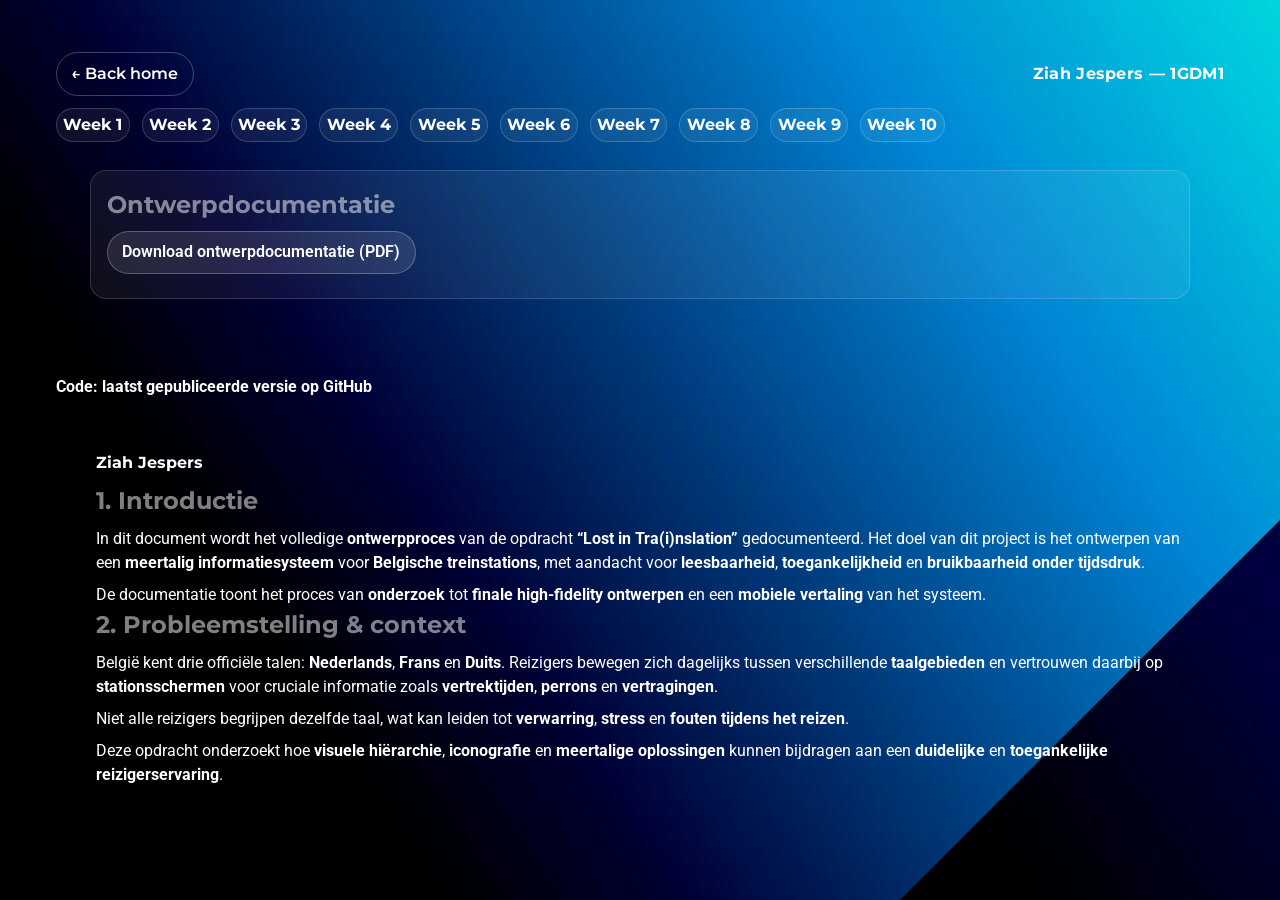
<file: BP_HTML_09TWND-main_FINAL/BP_HTML_09TWND-main/index.html>
<!DOCTYPE html>

<html lang="en">
<head>
<meta charset="utf-8"/>
<meta content="width=device-width, initial-scale=1.0" name="viewport"/>
<title>Tailwind Fonts Overview</title>
<link href="./dist/output.css" rel="stylesheet"/>
<link href="assets/styles.css" rel="stylesheet"/>
<link href="assets/flexboxes.css" rel="stylesheet"/>
<link href="assets/nav.css" rel="stylesheet"/>
<link href="assets/typography.css" rel="stylesheet"/>
</head>
<body class="bg-gray-100 min-h-screen p-10"><header class="site-header">
<div class="site-header__top">
<a class="btn btn--ghost back-home" href="index.html">← Back home</a>
<div class="site-id">Ziah Jespers — 1GDM1</div>
<button aria-controls="weekNav" aria-expanded="false" aria-label="Open weekmenu" class="hamburger" type="button">☰</button></div>
<nav aria-label="Navigatie weekverslagen" class="week-nav" id="weekNav">
<a href="week1.html">Week 1</a><a href="week2.html">Week 2</a><a href="week3.html">Week 3</a><a href="week4.html">Week 4</a><a href="week5.html">Week 5</a><a href="week6.html">Week 6</a><a href="week7.html">Week 7</a><a href="week8.html">Week 8</a><a href="week9.html">Week 9</a><a href="week10.html">Week 10</a>
</nav>
</header><section class="download-docs" id="download-docs">
<h2>Ontwerpdocumentatie</h2>
<p>
<a class="btn" download="" href="assets/ontwerpdocumentatie.pdf">Download ontwerpdocumentatie (PDF)</a>
</p>
<p class="hint">
   
  </p>
</section>
<div class="max-w-xl mx-auto">
<h1 class="text-xl font-bold text-blue-600 mb-4">
      
    </h1>
<p class="text-gray-700">
      
    </p>
</div>
<footer class="site-footer">
<p>
<strong>Code:</strong>
<a href="https://github.com/ZiahJespers/Project.git" rel="noopener" target="_blank">laatst gepubliceerde versie op GitHub</a>
</p>
<!-- VERVANG de href hierboven door je echte GitHub (repo of GitHub Pages) link -->
</footer><script>(function(){
  const btn = document.querySelector('.hamburger');
  const nav = document.getElementById('weekNav');
  if(!btn || !nav) return;
  function setExpanded(v){ btn.setAttribute('aria-expanded', v ? 'true' : 'false'); }
  btn.addEventListener('click', function(){
    nav.classList.toggle('open');
    setExpanded(nav.classList.contains('open'));
  });
  // close menu when clicking a link (mobile)
  nav.addEventListener('click', function(e){
    if(e.target && e.target.tagName === 'A' && nav.classList.contains('open')){
      nav.classList.remove('open');
      setExpanded(false);
    }
  });
})();</script></body>
</html>
<html lang="en">
<head>
<meta charset="utf-8"/>
<meta content="width=device-width, initial-scale=1.0" name="viewport"/>
<title>HTML &amp; CSS</title>
<!-- Link to your CSS file -->
<link href="assets/styles.css" rel="stylesheet"/>
<link href="assets/flexboxes.css" rel="stylesheet"/>
<link href="assets/nav.css" rel="stylesheet"/>
<link href="assets/typography.css" rel="stylesheet"/>
</head>
<body>
<div class="container">
<div class="title">
            Ziah Jespers
        </div>
<div>

</div>
<page>
<h1></h1>
<h2></h2>
<p>
                <section id="introductie">
  <h2>1. Introductie</h2>
  <p>
    In dit document wordt het volledige <strong>ontwerpproces</strong> van de opdracht
    <strong>“Lost in Tra(i)nslation”</strong> gedocumenteerd.
    Het doel van dit project is het ontwerpen van een
    <strong>meertalig informatiesysteem</strong> voor
    <strong>Belgische treinstations</strong>, met aandacht voor
    <strong>leesbaarheid</strong>, <strong>toegankelijkheid</strong> en
    <strong>bruikbaarheid onder tijdsdruk</strong>.
  </p>
  <p>
    De documentatie toont het proces van <strong>onderzoek</strong> tot
    <strong>finale high-fidelity ontwerpen</strong> en een
    <strong>mobiele vertaling</strong> van het systeem.
  </p>
</section>

<section id="probleemstelling-context">
  <h2>2. Probleemstelling &amp; context</h2>
  <p>
    België kent drie officiële talen: <strong>Nederlands</strong>,
    <strong>Frans</strong> en <strong>Duits</strong>.
    Reizigers bewegen zich dagelijks tussen verschillende
    <strong>taalgebieden</strong> en vertrouwen daarbij op
    <strong>stationsschermen</strong> voor cruciale informatie zoals
    <strong>vertrektijden</strong>, <strong>perrons</strong> en
    <strong>vertragingen</strong>.
  </p>
  <p>
    Niet alle reizigers begrijpen dezelfde taal, wat kan leiden tot
    <strong>verwarring</strong>, <strong>stress</strong> en
    <strong>fouten tijdens het reizen</strong>.
  </p>
  <p>
    Deze opdracht onderzoekt hoe <strong>visuele hiërarchie</strong>,
    <strong>iconografie</strong> en <strong>meertalige oplossingen</strong>
    kunnen bijdragen aan een <strong>duidelijke</strong> en
    <strong>toegankelijke reizigerservaring</strong>.
  </p>
</section>

            </p>
<!-- Flex container with 2 columns -->
<div class="two-columns">
<div class="column">
<p>
                       
                    </p>
</div>
<div class="column">
<p>
                       
                    </p>
</div>
</div>
</page>
</div>
</body>
</html>
</file>
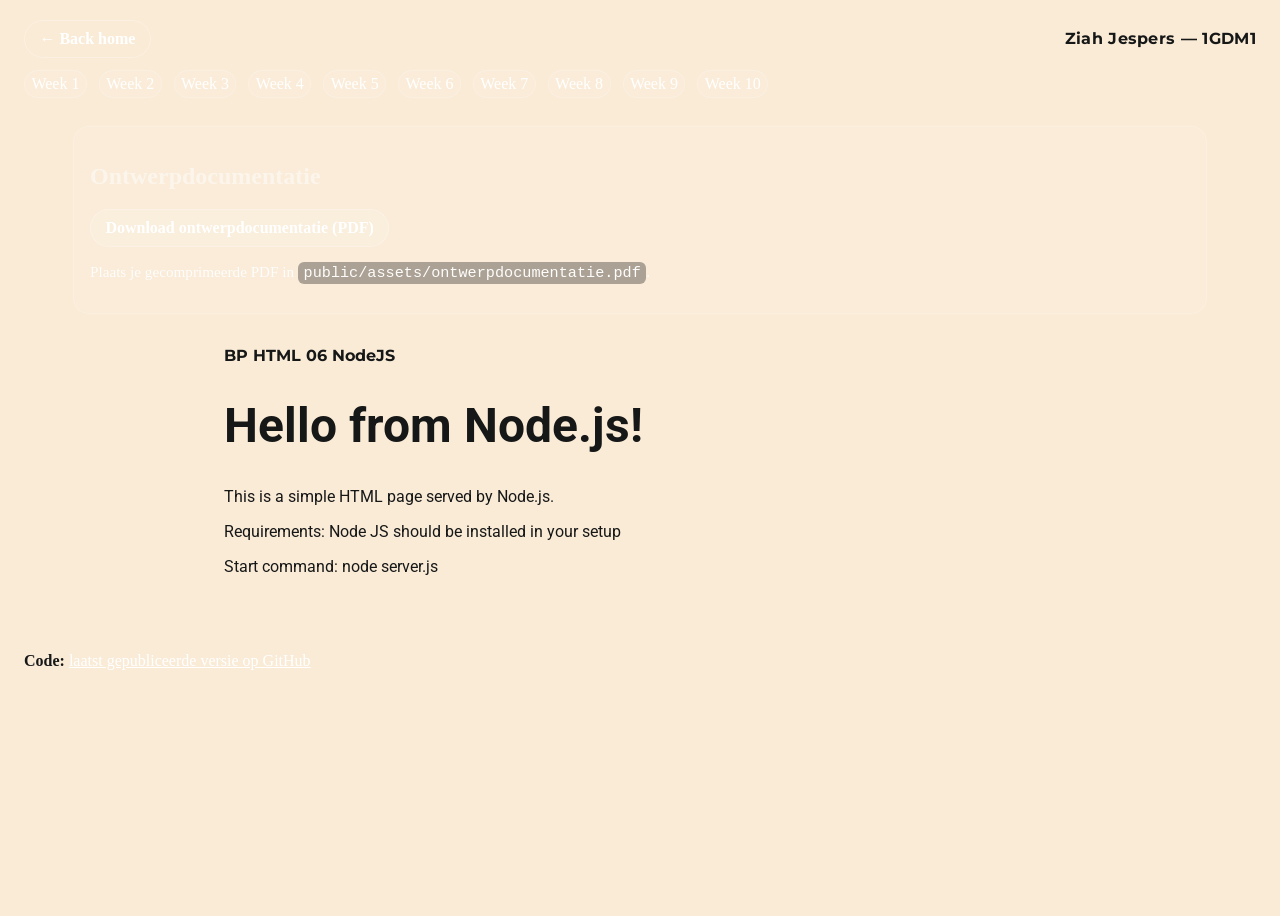
<file: BP_HTML_09TWND-main_FINAL/BP_HTML_09TWND-main/public/index.html>
<!DOCTYPE html>

<html lang="en">
<head>
<meta charset="utf-8"/>
<meta content="width=device-width, initial-scale=1.0" name="viewport"/>
<title>Homepage - Page 1</title>
<!-- Link to your CSS file -->
<link href="assets/styles.css" rel="stylesheet"/>
<link href="assets/flexboxes.css" rel="stylesheet"/>
<link href="assets/nav.css" rel="stylesheet"/>
<link href="assets/typography.css" rel="stylesheet"/>
</head>
<body><header class="site-header">
<div class="site-header__top">
<a class="btn btn--ghost back-home" href="../index.html">← Back home</a>
<div class="site-id">Ziah Jespers — 1GDM1</div>
<button aria-controls="weekNav" aria-expanded="false" aria-label="Open weekmenu" class="hamburger" type="button">☰</button></div>
<nav aria-label="Navigatie weekverslagen" class="week-nav" id="weekNav">
<a href="../week1.html">Week 1</a><a href="../week2.html">Week 2</a><a href="../week3.html">Week 3</a><a href="../week4.html">Week 4</a><a href="../week5.html">Week 5</a><a href="../week6.html">Week 6</a><a href="../week7.html">Week 7</a><a href="../week8.html">Week 8</a><a href="../week9.html">Week 9</a><a href="../week10.html">Week 10</a>
</nav>
</header><section class="download-docs" id="download-docs">
<h2>Ontwerpdocumentatie</h2>
<p>
<a class="btn" download="" href="../assets/ontwerpdocumentatie.pdf">Download ontwerpdocumentatie (PDF)</a>
</p>
<p class="hint">
    Plaats je gecomprimeerde PDF in <code>public/assets/ontwerpdocumentatie.pdf</code>.
  </p>
</section>
<div class="container">
<div class="title">
            BP HTML 06 NodeJS
        </div>
<div>

</div>
<page>
<h1>Hello from Node.js!</h1>
<p>This is a simple HTML page served by Node.js.</p>
<p> Requirements:
                Node JS should be installed in your setup
            </p>
<p>
                Start command:
                node server.js
            </p>
</page>
</div>
<footer class="site-footer">
<p>
<strong>Code:</strong>
<a href="https://github.com/ZiahJespers/Project.git" rel="noopener" target="_blank">laatst gepubliceerde versie op GitHub</a>
</p>
<!-- VERVANG de href hierboven door je echte GitHub (repo of GitHub Pages) link -->
</footer><script>(function(){
  const btn = document.querySelector('.hamburger');
  const nav = document.getElementById('weekNav');
  if(!btn || !nav) return;
  function setExpanded(v){ btn.setAttribute('aria-expanded', v ? 'true' : 'false'); }
  btn.addEventListener('click', function(){
    nav.classList.toggle('open');
    setExpanded(nav.classList.contains('open'));
  });
  // close menu when clicking a link (mobile)
  nav.addEventListener('click', function(e){
    if(e.target && e.target.tagName === 'A' && nav.classList.contains('open')){
      nav.classList.remove('open');
      setExpanded(false);
    }
  });
})();</script></body>
</html>
</file>
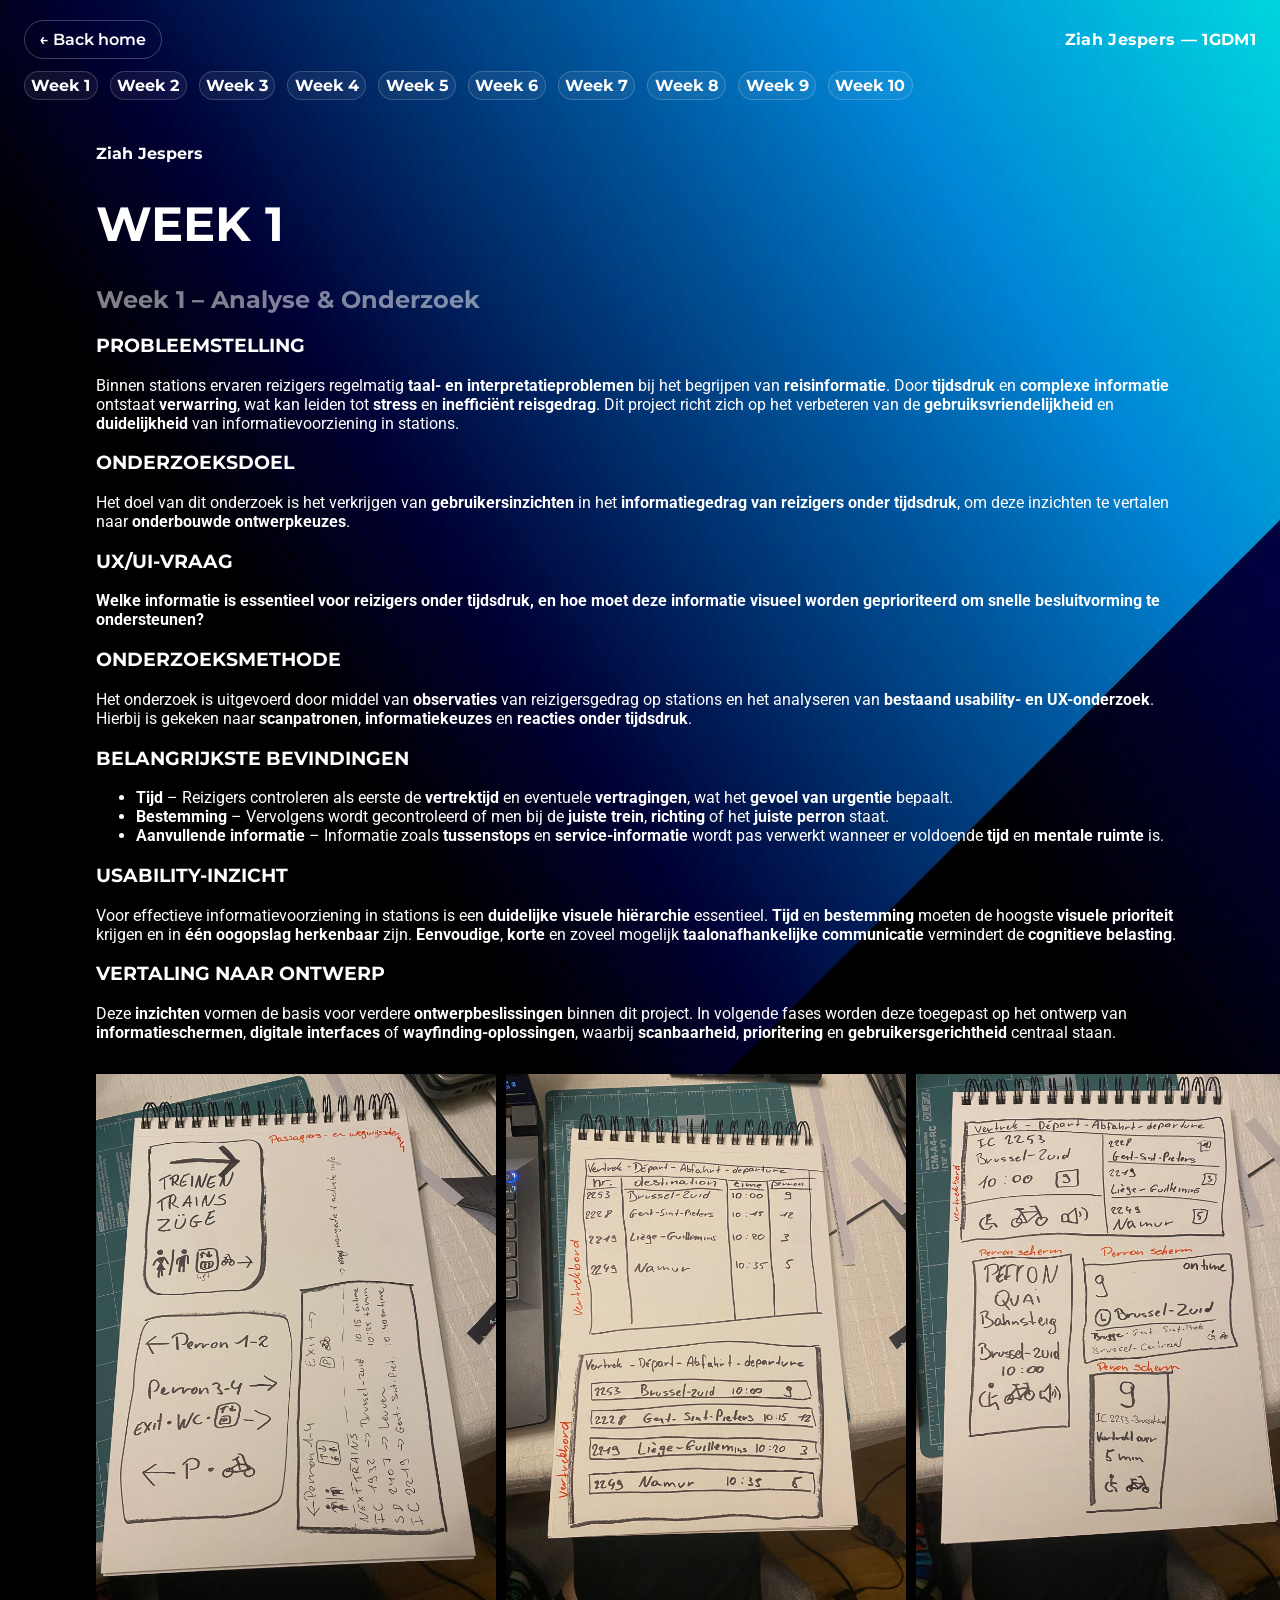
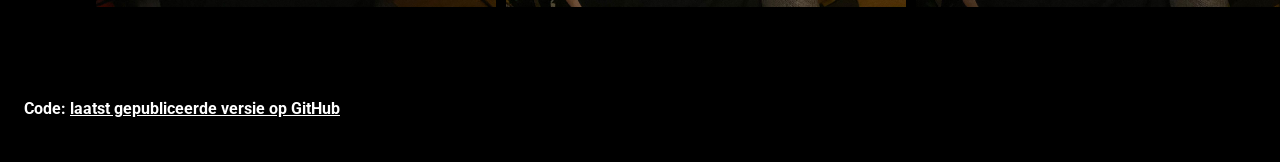
<file: BP_HTML_09TWND-main_FINAL/BP_HTML_09TWND-main/week1.html>
<!DOCTYPE html>

<html lang="en">
<head>
<meta charset="utf-8"/>
<meta content="width=device-width, initial-scale=1.0" name="viewport"/>
<title>HTML &amp; CSS</title>
<!-- Link to your CSS file -->
<link href="assets/styles.css" rel="stylesheet"/>
<link href="assets/flexboxes.css" rel="stylesheet"/>
<link href="assets/nav.css" rel="stylesheet"/>
<link href="assets/typography.css" rel="stylesheet"/>
</head>
<body><header class="site-header">
<div class="site-header__top">
<a class="btn btn--ghost back-home" href="index.html">← Back home</a>
<div class="site-id">Ziah Jespers — 1GDM1</div>
<button aria-controls="weekNav" aria-expanded="false" aria-label="Open weekmenu" class="hamburger" type="button">☰</button></div>
<nav aria-label="Navigatie weekverslagen" class="week-nav" id="weekNav">
<a href="week1.html">Week 1</a><a href="week2.html">Week 2</a><a href="week3.html">Week 3</a><a href="week4.html">Week 4</a><a href="week5.html">Week 5</a><a href="week6.html">Week 6</a><a href="week7.html">Week 7</a><a href="week8.html">Week 8</a><a href="week9.html">Week 9</a><a href="week10.html">Week 10</a>
</nav>
</header>
<div class="container">
<div class="title">
            Ziah Jespers
        </div>
<div>

</div>
<page>
<h1>Week 1</h1>
<h2></h2>
<p>
               <section id="week-1">
  <h2>Week 1 – Analyse & Onderzoek</h2>

  <h3>Probleemstelling</h3>
  <p>
    Binnen stations ervaren reizigers regelmatig <strong>taal- en interpretatieproblemen</strong> bij het begrijpen van <strong>reisinformatie</strong>.
    Door <strong>tijdsdruk</strong> en <strong>complexe informatie</strong> ontstaat <strong>verwarring</strong>, wat kan leiden tot
    <strong>stress</strong> en <strong>inefficiënt reisgedrag</strong>.
    Dit project richt zich op het verbeteren van de <strong>gebruiksvriendelijkheid</strong> en
    <strong>duidelijkheid</strong> van informatievoorziening in stations.
  </p>

  <h3>Onderzoeksdoel</h3>
  <p>
    Het doel van dit onderzoek is het verkrijgen van <strong>gebruikersinzichten</strong> in het
    <strong>informatiegedrag van reizigers onder tijdsdruk</strong>, om deze inzichten te vertalen naar
    <strong>onderbouwde ontwerpkeuzes</strong>.
  </p>

  <h3>UX/UI-vraag</h3>
  <p>
    <strong>Welke informatie is essentieel voor reizigers onder tijdsdruk, en hoe moet deze informatie
    visueel worden geprioriteerd om snelle besluitvorming te ondersteunen?</strong>
  </p>

  <h3>Onderzoeksmethode</h3>
  <p>
    Het onderzoek is uitgevoerd door middel van <strong>observaties</strong> van reizigersgedrag op stations
    en het analyseren van <strong>bestaand usability- en UX-onderzoek</strong>.
    Hierbij is gekeken naar <strong>scanpatronen</strong>, <strong>informatiekeuzes</strong> en
    <strong>reacties onder tijdsdruk</strong>.
  </p>

  <h3>Belangrijkste bevindingen</h3>
  <ul>
    <li>
      <strong>Tijd</strong> – Reizigers controleren als eerste de <strong>vertrektijd</strong> en eventuele
      <strong>vertragingen</strong>, wat het <strong>gevoel van urgentie</strong> bepaalt.
    </li>
    <li>
      <strong>Bestemming</strong> – Vervolgens wordt gecontroleerd of men bij de
      <strong>juiste trein</strong>, <strong>richting</strong> of het <strong>juiste perron</strong> staat.
    </li>
    <li>
      <strong>Aanvullende informatie</strong> – Informatie zoals <strong>tussenstops</strong> en
      <strong>service-informatie</strong> wordt pas verwerkt wanneer er voldoende
      <strong>tijd</strong> en <strong>mentale ruimte</strong> is.
    </li>
  </ul>

  <h3>Usability-inzicht</h3>
  <p>
    Voor effectieve informatievoorziening in stations is een <strong>duidelijke visuele hiërarchie</strong>
    essentieel. <strong>Tijd</strong> en <strong>bestemming</strong> moeten de hoogste
    <strong>visuele prioriteit</strong> krijgen en in <strong>één oogopslag herkenbaar</strong> zijn.
    <strong>Eenvoudige</strong>, <strong>korte</strong> en zoveel mogelijk
    <strong>taalonafhankelijke communicatie</strong> vermindert de
    <strong>cognitieve belasting</strong>.
  </p>

  <h3>Vertaling naar ontwerp</h3>
  <p>
    Deze <strong>inzichten</strong> vormen de basis voor verdere <strong>ontwerpbeslissingen</strong>
    binnen dit project. In volgende fases worden deze toegepast op het ontwerp van
    <strong>informatieschermen</strong>, <strong>digitale interfaces</strong> of
    <strong>wayfinding-oplossingen</strong>, waarbij <strong>scanbaarheid</strong>,
    <strong>prioritering</strong> en <strong>gebruikersgerichtheid</strong> centraal staan.
  </p>
</section>

            </p>
<!-- Flex container with 2 columns -->
<div class="two-columns">
<div class="column">
<p>
<div style="display: flex; gap: 10px;">
<img alt="Trein" height="auto" src="assets/images/schets1.jpg" width="400"/>
<img alt="Trein 2" height="auto" src="assets/images/schets2.jpg" width="400"/>
<img alt="Trein 3" height="auto" src="assets/images/schets3.jpg" width="400"/>
</div>
</p>
</div>
<div class="column">
<p>
</p>
</div>
</div>
</page>
</div>
<footer class="site-footer">
<p>
<strong>Code:</strong>
<a href="https://github.com/ZiahJespers/Project.git" rel="noopener" target="_blank">laatst gepubliceerde versie op GitHub</a>
</p>
<!-- VERVANG de href hierboven door je echte GitHub (repo of GitHub Pages) link -->
</footer><script>(function(){
  const btn = document.querySelector('.hamburger');
  const nav = document.getElementById('weekNav');
  if(!btn || !nav) return;
  function setExpanded(v){ btn.setAttribute('aria-expanded', v ? 'true' : 'false'); }
  btn.addEventListener('click', function(){
    nav.classList.toggle('open');
    setExpanded(nav.classList.contains('open'));
  });
  // close menu when clicking a link (mobile)
  nav.addEventListener('click', function(e){
    if(e.target && e.target.tagName === 'A' && nav.classList.contains('open')){
      nav.classList.remove('open');
      setExpanded(false);
    }
  });
})();</script></body>
</html>
</file>
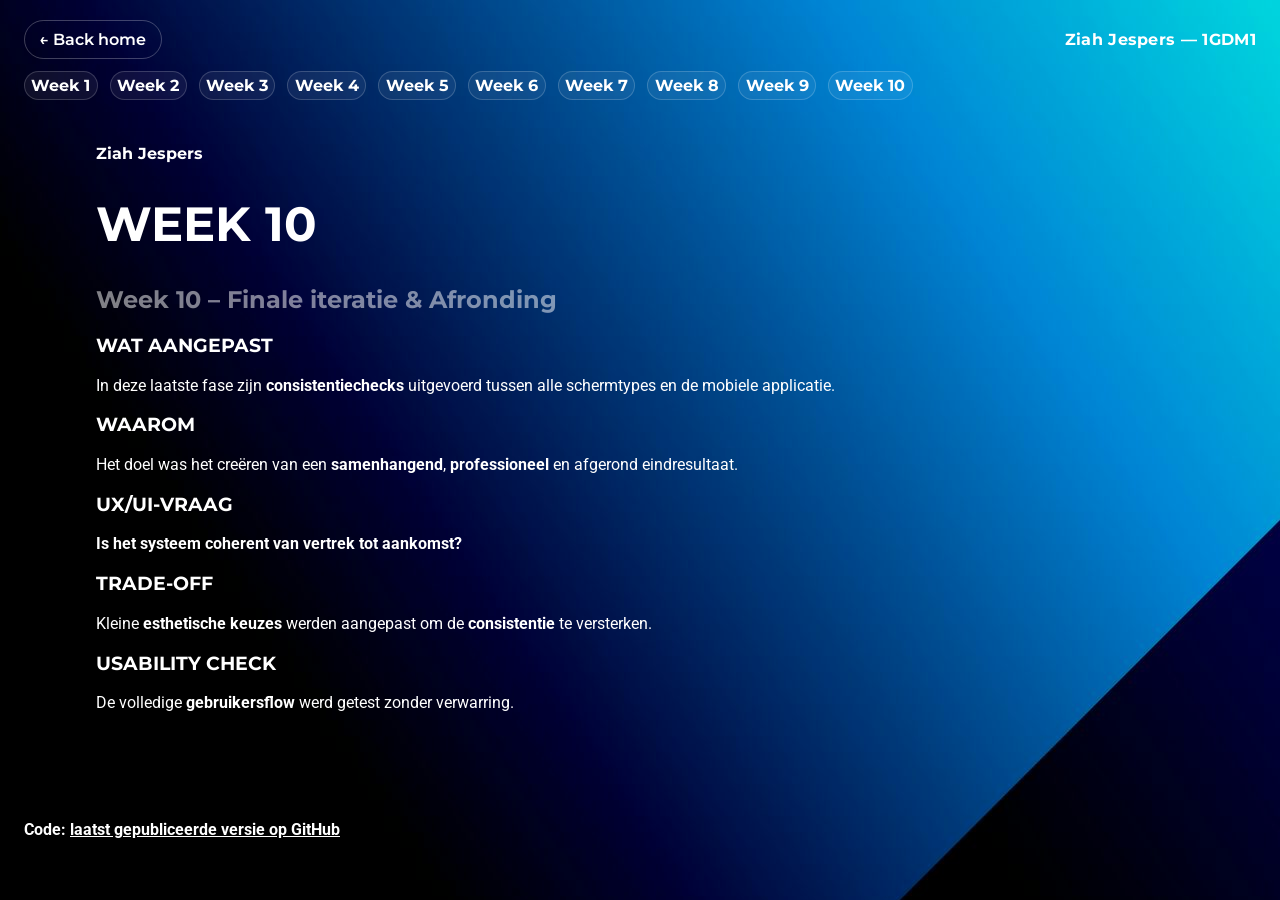
<file: BP_HTML_09TWND-main_FINAL/BP_HTML_09TWND-main/week10.html>
<!DOCTYPE html>

<html lang="en">
<head>
<meta charset="utf-8"/>
<meta content="width=device-width, initial-scale=1.0" name="viewport"/>
<title>HTML &amp; CSS</title>
<!-- Link to your CSS file -->
<link href="assets/styles.css" rel="stylesheet"/>
<link href="assets/flexboxes.css" rel="stylesheet"/>
<link href="assets/nav.css" rel="stylesheet"/>
<link href="assets/typography.css" rel="stylesheet"/>
</head>
<body><header class="site-header">
<div class="site-header__top">
<a class="btn btn--ghost back-home" href="index.html">← Back home</a>
<div class="site-id">Ziah Jespers — 1GDM1</div>
<button aria-controls="weekNav" aria-expanded="false" aria-label="Open weekmenu" class="hamburger" type="button">☰</button></div>
<nav aria-label="Navigatie weekverslagen" class="week-nav" id="weekNav">
<a href="week1.html">Week 1</a><a href="week2.html">Week 2</a><a href="week3.html">Week 3</a><a href="week4.html">Week 4</a><a href="week5.html">Week 5</a><a href="week6.html">Week 6</a><a href="week7.html">Week 7</a><a href="week8.html">Week 8</a><a href="week9.html">Week 9</a><a href="week10.html">Week 10</a>
</nav>
</header>
<div class="container">
<div class="title">
            Ziah Jespers
        </div>
<div>

</div>
<page>
<h1>Week 10</h1>
<h2></h2>
<p>
               <section id="week-10">
  <h2>Week 10 – Finale iteratie & Afronding</h2>

  <h3>Wat aangepast</h3>
  <p>
    In deze laatste fase zijn <strong>consistentiechecks</strong>
    uitgevoerd tussen alle schermtypes en de mobiele applicatie.
  </p>

  <h3>Waarom</h3>
  <p>
    Het doel was het creëren van een <strong>samenhangend</strong>,
    <strong>professioneel</strong> en afgerond eindresultaat.
  </p>

  <h3>UX/UI-vraag</h3>
  <p>
    <strong>Is het systeem coherent van vertrek tot aankomst?</strong>
  </p>

  <h3>Trade-off</h3>
  <p>
    Kleine <strong>esthetische keuzes</strong> werden aangepast
    om de <strong>consistentie</strong> te versterken.
  </p>

  <h3>Usability check</h3>
  <p>
    De volledige <strong>gebruikersflow</strong> werd getest
    zonder verwarring.
  </p>
</section>
            </p>
<!-- Flex container with 2 columns -->
<div class="two-columns">
<div class="column">
<p>
                        
                    </p>
</div>
<div class="column">
<p>
                    </p>
</div>
</div>
</page>
</div>
<footer class="site-footer">
<p>
<strong>Code:</strong>
<a href="https://github.com/ZiahJespers/Project.git" rel="noopener" target="_blank">laatst gepubliceerde versie op GitHub</a>
</p>
<!-- VERVANG de href hierboven door je echte GitHub (repo of GitHub Pages) link -->
</footer><script>(function(){
  const btn = document.querySelector('.hamburger');
  const nav = document.getElementById('weekNav');
  if(!btn || !nav) return;
  function setExpanded(v){ btn.setAttribute('aria-expanded', v ? 'true' : 'false'); }
  btn.addEventListener('click', function(){
    nav.classList.toggle('open');
    setExpanded(nav.classList.contains('open'));
  });
  // close menu when clicking a link (mobile)
  nav.addEventListener('click', function(e){
    if(e.target && e.target.tagName === 'A' && nav.classList.contains('open')){
      nav.classList.remove('open');
      setExpanded(false);
    }
  });
})();</script></body>
</html>
</file>
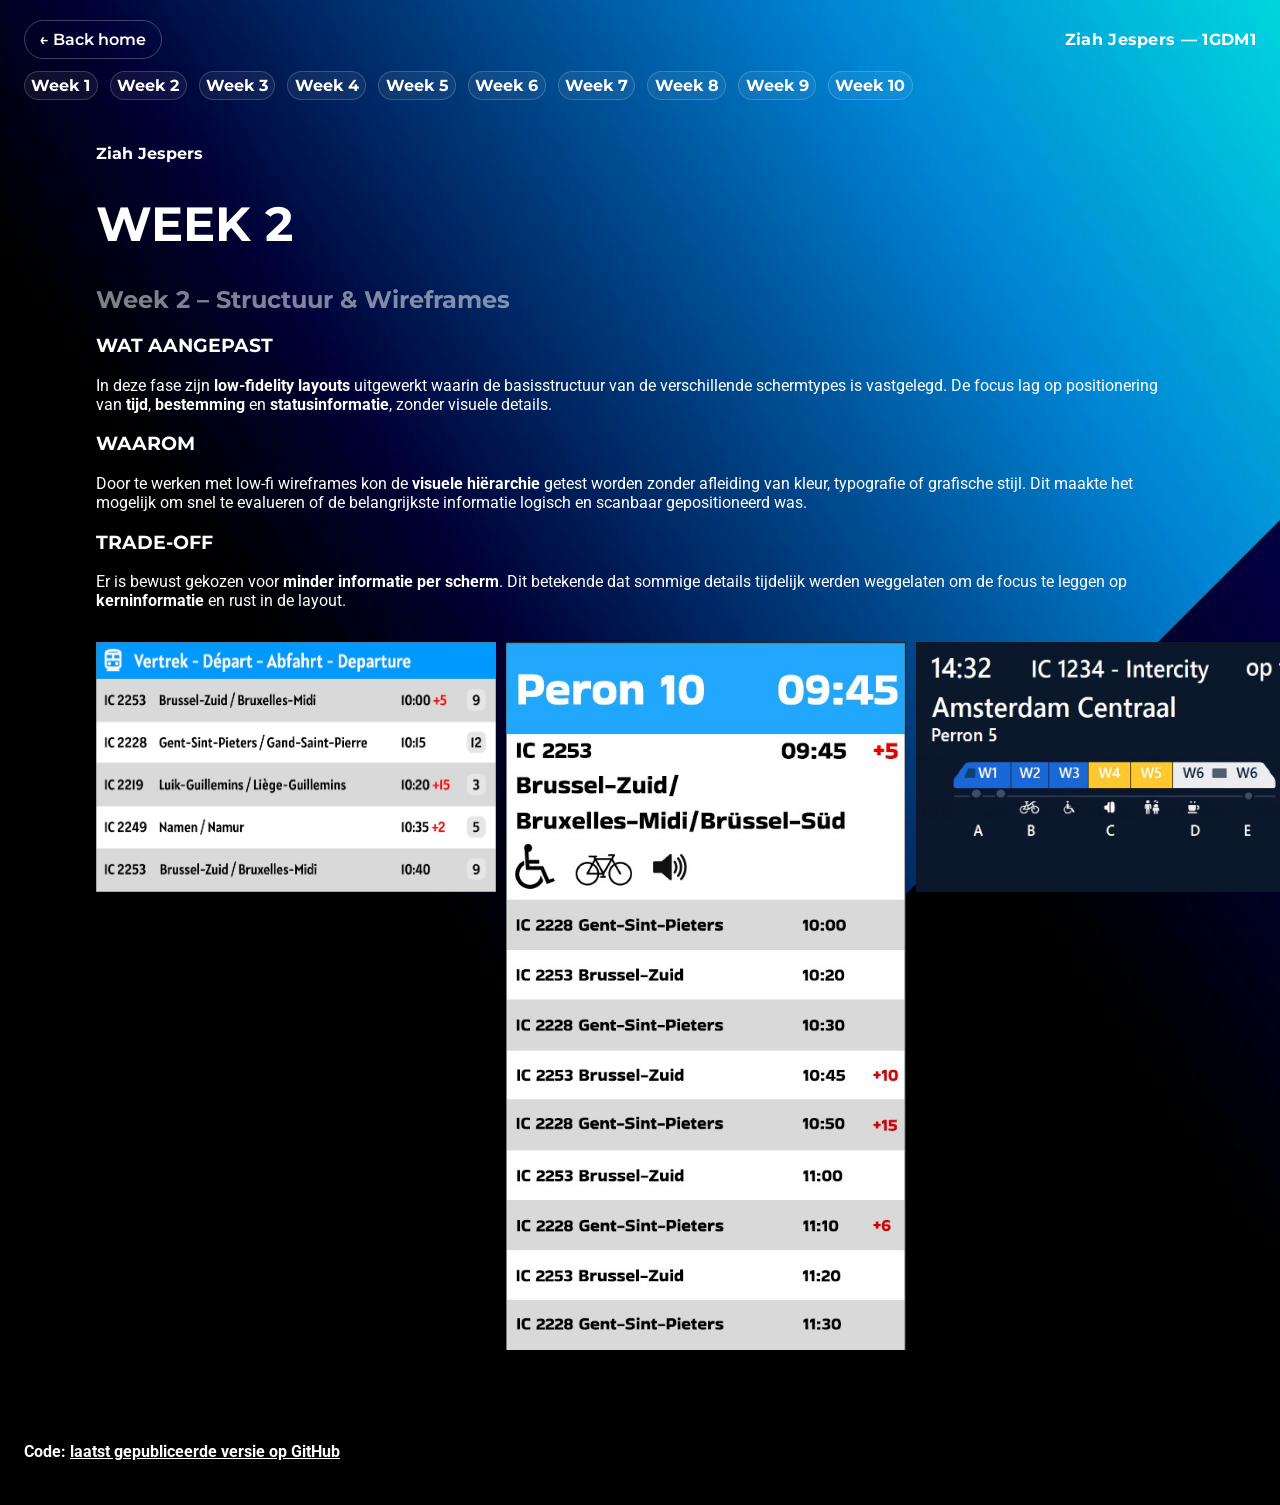
<file: BP_HTML_09TWND-main_FINAL/BP_HTML_09TWND-main/week2.html>
<!DOCTYPE html>

<html lang="en">
<head>
<meta charset="utf-8"/>
<meta content="width=device-width, initial-scale=1.0" name="viewport"/>
<title>HTML &amp; CSS</title>
<!-- Link to your CSS file -->
<link href="assets/styles.css" rel="stylesheet"/>
<link href="assets/flexboxes.css" rel="stylesheet"/>
<link href="assets/nav.css" rel="stylesheet"/>
<link href="assets/typography.css" rel="stylesheet"/>
</head>
<body><header class="site-header">
<div class="site-header__top">
<a class="btn btn--ghost back-home" href="index.html">← Back home</a>
<div class="site-id">Ziah Jespers — 1GDM1</div>
<button aria-controls="weekNav" aria-expanded="false" aria-label="Open weekmenu" class="hamburger" type="button">☰</button></div>
<nav aria-label="Navigatie weekverslagen" class="week-nav" id="weekNav">
<a href="week1.html">Week 1</a><a href="week2.html">Week 2</a><a href="week3.html">Week 3</a><a href="week4.html">Week 4</a><a href="week5.html">Week 5</a><a href="week6.html">Week 6</a><a href="week7.html">Week 7</a><a href="week8.html">Week 8</a><a href="week9.html">Week 9</a><a href="week10.html">Week 10</a>
</nav>
</header>
<div class="container">
<div class="title">
            Ziah Jespers
        </div>
<div>

</div>
<page>
<h1>Week 2</h1>
<h2></h2>
<p>
                <section id="week-2">
  <h2>Week 2 – Structuur & Wireframes</h2>

  <h3>Wat aangepast</h3>
  <p>
    In deze fase zijn <strong>low-fidelity layouts</strong> uitgewerkt waarin de
    basisstructuur van de verschillende schermtypes is vastgelegd.
    De focus lag op positionering van <strong>tijd</strong>, <strong>bestemming</strong>
    en <strong>statusinformatie</strong>, zonder visuele details.
  </p>

  <h3>Waarom</h3>
  <p>
    Door te werken met low-fi wireframes kon de <strong>visuele hiërarchie</strong>
    getest worden zonder afleiding van kleur, typografie of grafische stijl.
    Dit maakte het mogelijk om snel te evalueren of de belangrijkste informatie
    logisch en scanbaar gepositioneerd was.
  </p>

  <h3>Trade-off</h3>
  <p>
    Er is bewust gekozen voor <strong>minder informatie per scherm</strong>.
    Dit betekende dat sommige details tijdelijk werden weggelaten om
    de focus te leggen op <strong>kerninformatie</strong> en rust in de layout.
  </p>
</section>
            </p>
<!-- Flex container with 2 columns -->
<div class="two-columns">
<div class="column">
<p>
<div style="display: flex; gap: 10px;">
<img alt="Trein" height="250" src="assets/images/overzichtscherm.jpg" width="400"/>
<img alt="Trein 2" height="auto" src="assets/images/Perronscherm.jpg" width="400"/>
<img alt="Trein 3" height="250" src="assets/images/wagonscherm.jpg" width="400"/>
</div>
</p>
</div>
<div class="column">
<p>
</p>
</div>
</div>
</page>
</div>
<footer class="site-footer">
<p>
<strong>Code:</strong>
<a href="https://github.com/ZiahJespers/Project.git" rel="noopener" target="_blank">laatst gepubliceerde versie op GitHub</a>
</p>
<!-- VERVANG de href hierboven door je echte GitHub (repo of GitHub Pages) link -->
</footer><script>(function(){
  const btn = document.querySelector('.hamburger');
  const nav = document.getElementById('weekNav');
  if(!btn || !nav) return;
  function setExpanded(v){ btn.setAttribute('aria-expanded', v ? 'true' : 'false'); }
  btn.addEventListener('click', function(){
    nav.classList.toggle('open');
    setExpanded(nav.classList.contains('open'));
  });
  // close menu when clicking a link (mobile)
  nav.addEventListener('click', function(e){
    if(e.target && e.target.tagName === 'A' && nav.classList.contains('open')){
      nav.classList.remove('open');
      setExpanded(false);
    }
  });
})();</script></body>
</html>
</file>
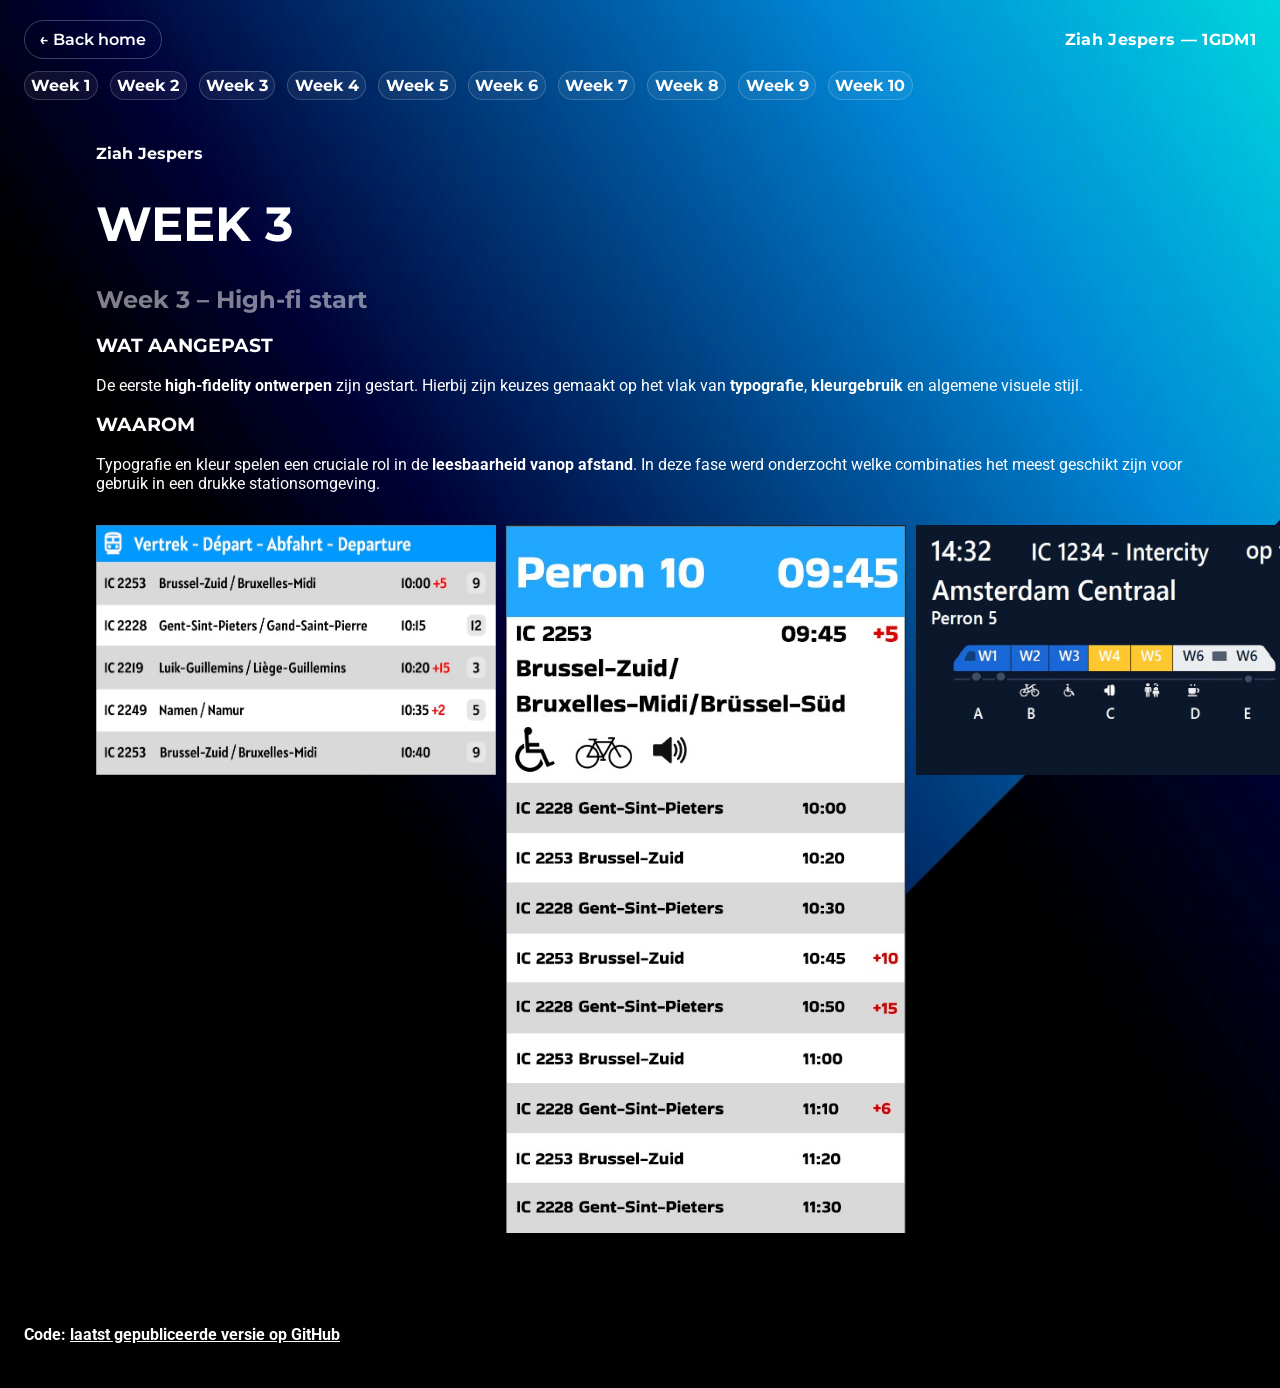
<file: BP_HTML_09TWND-main_FINAL/BP_HTML_09TWND-main/week3.html>
<!DOCTYPE html>

<html lang="en">
<head>
<meta charset="utf-8"/>
<meta content="width=device-width, initial-scale=1.0" name="viewport"/>
<title>HTML &amp; CSS</title>
<!-- Link to your CSS file -->
<link href="assets/styles.css" rel="stylesheet"/>
<link href="assets/flexboxes.css" rel="stylesheet"/>
<link href="assets/nav.css" rel="stylesheet"/>
<link href="assets/typography.css" rel="stylesheet"/>
</head>
<body><header class="site-header">
<div class="site-header__top">
<a class="btn btn--ghost back-home" href="index.html">← Back home</a>
<div class="site-id">Ziah Jespers — 1GDM1</div>
<button aria-controls="weekNav" aria-expanded="false" aria-label="Open weekmenu" class="hamburger" type="button">☰</button></div>
<nav aria-label="Navigatie weekverslagen" class="week-nav" id="weekNav">
<a href="week1.html">Week 1</a><a href="week2.html">Week 2</a><a href="week3.html">Week 3</a><a href="week4.html">Week 4</a><a href="week5.html">Week 5</a><a href="week6.html">Week 6</a><a href="week7.html">Week 7</a><a href="week8.html">Week 8</a><a href="week9.html">Week 9</a><a href="week10.html">Week 10</a>
</nav>
</header>
<div class="container">
<div class="title">
            Ziah Jespers
        </div>
<div>

</div>
<page>
<h1>Week 3</h1>
<h2></h2>
<p>
                <section id="week-3">
  <h2>Week 3 – High-fi start</h2>

  <h3>Wat aangepast</h3>
  <p>
    De eerste <strong>high-fidelity ontwerpen</strong> zijn gestart.
    Hierbij zijn keuzes gemaakt op het vlak van <strong>typografie</strong>,
    <strong>kleurgebruik</strong> en algemene visuele stijl.
  </p>

  <h3>Waarom</h3>
  <p>
    Typografie en kleur spelen een cruciale rol in de
    <strong>leesbaarheid vanop afstand</strong>.
    In deze fase werd onderzocht welke combinaties het meest geschikt zijn
    voor gebruik in een drukke stationsomgeving.
  </p>
</section>
            </p>
<!-- Flex container with 2 columns -->
<div class="two-columns">
<div class="column">
<p>
<div style="display: flex; gap: 10px;">
<img alt="Trein" height="250" src="assets/images/overzichtscherm.jpg" width="400"/>
<img alt="Trein 2" height="auto" src="assets/images/Perronscherm.jpg" width="400"/>
<img alt="Trein 3" height="250" src="assets/images/wagonscherm.jpg" width="400"/>
</div>
</p>
</div>
<div class="column">
<p>
</p>
</div>
</div>
</page>
</div>
<footer class="site-footer">
<p>
<strong>Code:</strong>
<a href="https://github.com/ZiahJespers/Project.git" rel="noopener" target="_blank">laatst gepubliceerde versie op GitHub</a>
</p>
<!-- VERVANG de href hierboven door je echte GitHub (repo of GitHub Pages) link -->
</footer><script>(function(){
  const btn = document.querySelector('.hamburger');
  const nav = document.getElementById('weekNav');
  if(!btn || !nav) return;
  function setExpanded(v){ btn.setAttribute('aria-expanded', v ? 'true' : 'false'); }
  btn.addEventListener('click', function(){
    nav.classList.toggle('open');
    setExpanded(nav.classList.contains('open'));
  });
  // close menu when clicking a link (mobile)
  nav.addEventListener('click', function(e){
    if(e.target && e.target.tagName === 'A' && nav.classList.contains('open')){
      nav.classList.remove('open');
      setExpanded(false);
    }
  });
})();</script></body>
</html>
</file>
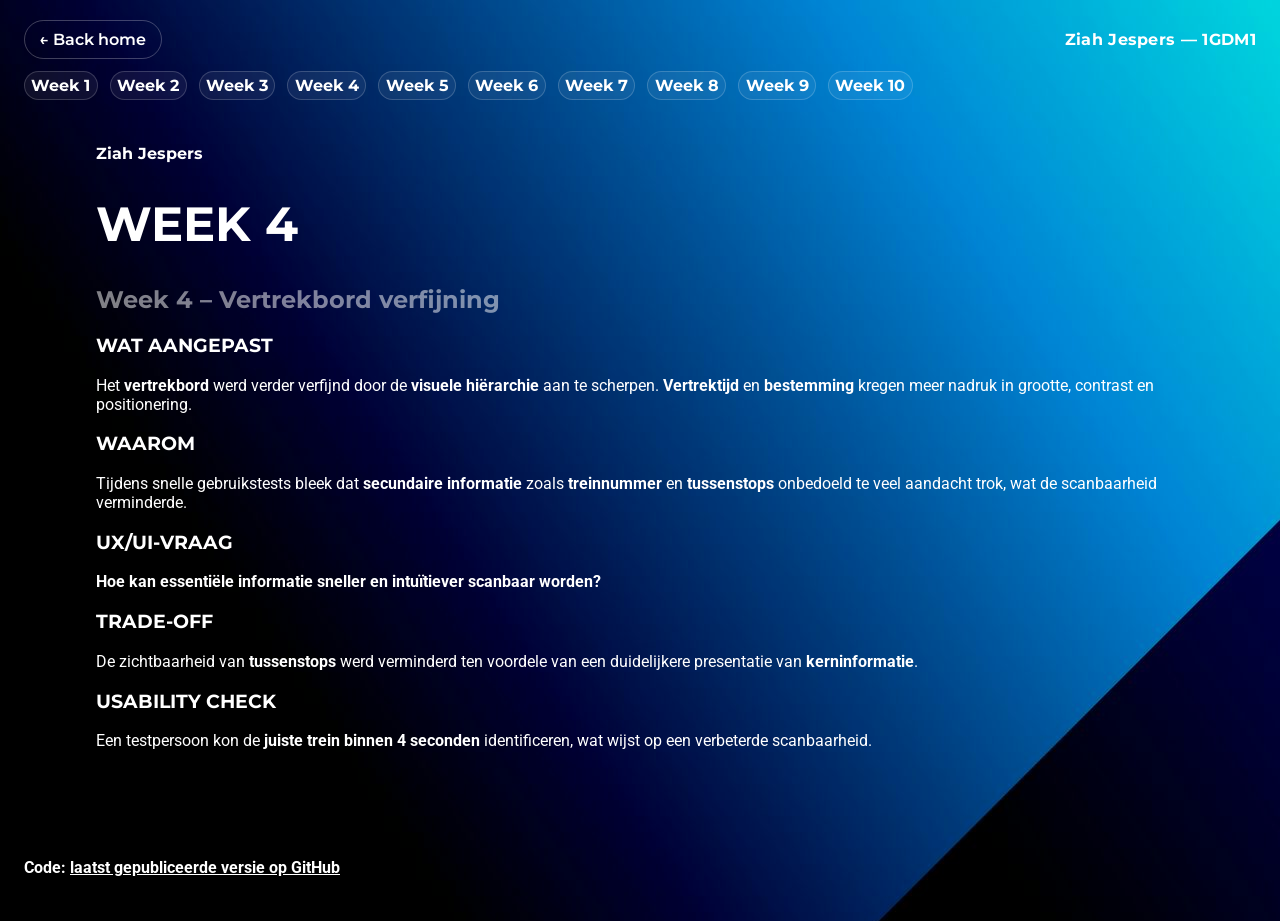
<file: BP_HTML_09TWND-main_FINAL/BP_HTML_09TWND-main/week4.html>
<!DOCTYPE html>

<html lang="en">
<head>
<meta charset="utf-8"/>
<meta content="width=device-width, initial-scale=1.0" name="viewport"/>
<title>HTML &amp; CSS</title>
<!-- Link to your CSS file -->
<link href="assets/styles.css" rel="stylesheet"/>
<link href="assets/flexboxes.css" rel="stylesheet"/>
<link href="assets/nav.css" rel="stylesheet"/>
<link href="assets/typography.css" rel="stylesheet"/>
</head>
<body><header class="site-header">
<div class="site-header__top">
<a class="btn btn--ghost back-home" href="index.html">← Back home</a>
<div class="site-id">Ziah Jespers — 1GDM1</div>
<button aria-controls="weekNav" aria-expanded="false" aria-label="Open weekmenu" class="hamburger" type="button">☰</button></div>
<nav aria-label="Navigatie weekverslagen" class="week-nav" id="weekNav">
<a href="week1.html">Week 1</a><a href="week2.html">Week 2</a><a href="week3.html">Week 3</a><a href="week4.html">Week 4</a><a href="week5.html">Week 5</a><a href="week6.html">Week 6</a><a href="week7.html">Week 7</a><a href="week8.html">Week 8</a><a href="week9.html">Week 9</a><a href="week10.html">Week 10</a>
</nav>
</header>
<div class="container">
<div class="title">
            Ziah Jespers
        </div>
<div>

</div>
<page>
<h1>Week 4</h1>
<h2></h2>
<p>
               <section id="week-4">
  <h2>Week 4 – Vertrekbord verfijning</h2>

  <h3>Wat aangepast</h3>
  <p>
    Het <strong>vertrekbord</strong> werd verder verfijnd door de
    <strong>visuele hiërarchie</strong> aan te scherpen.
    <strong>Vertrektijd</strong> en <strong>bestemming</strong>
    kregen meer nadruk in grootte, contrast en positionering.
  </p>

  <h3>Waarom</h3>
  <p>
    Tijdens snelle gebruikstests bleek dat
    <strong>secundaire informatie</strong> zoals
    <strong>treinnummer</strong> en <strong>tussenstops</strong>
    onbedoeld te veel aandacht trok, wat de scanbaarheid verminderde.
  </p>

  <h3>UX/UI-vraag</h3>
  <p>
    <strong>Hoe kan essentiële informatie sneller en intuïtiever scanbaar worden?</strong>
  </p>

  <h3>Trade-off</h3>
  <p>
    De zichtbaarheid van <strong>tussenstops</strong> werd verminderd
    ten voordele van een duidelijkere presentatie van
    <strong>kerninformatie</strong>.
  </p>

  <h3>Usability check</h3>
  <p>
    Een testpersoon kon de <strong>juiste trein binnen 4 seconden</strong>
    identificeren, wat wijst op een verbeterde scanbaarheid.
  </p>
</section>
            </p>
<!-- Flex container with 2 columns -->
<div class="two-columns">
<div class="column">
<p>
</p></div>
<div class="column">
<p>
</p>
</div>
</div>
</page>
</div>
<footer class="site-footer">
<p>
<strong>Code:</strong>
<a href="https://github.com/ZiahJespers/Project.git" rel="noopener" target="_blank">laatst gepubliceerde versie op GitHub</a>
</p>
<!-- VERVANG de href hierboven door je echte GitHub (repo of GitHub Pages) link -->
</footer><script>(function(){
  const btn = document.querySelector('.hamburger');
  const nav = document.getElementById('weekNav');
  if(!btn || !nav) return;
  function setExpanded(v){ btn.setAttribute('aria-expanded', v ? 'true' : 'false'); }
  btn.addEventListener('click', function(){
    nav.classList.toggle('open');
    setExpanded(nav.classList.contains('open'));
  });
  // close menu when clicking a link (mobile)
  nav.addEventListener('click', function(e){
    if(e.target && e.target.tagName === 'A' && nav.classList.contains('open')){
      nav.classList.remove('open');
      setExpanded(false);
    }
  });
})();</script></body>
</html>
</file>
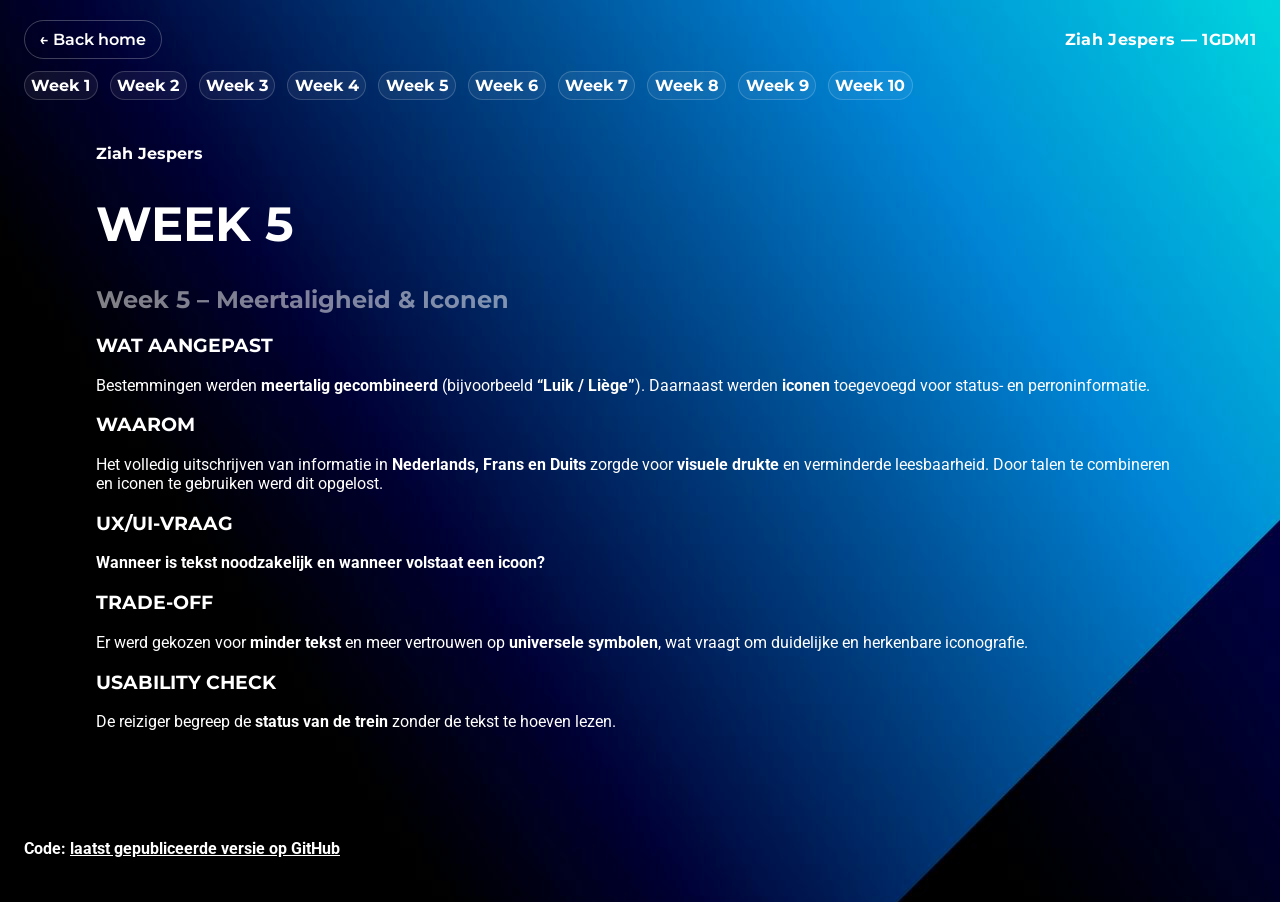
<file: BP_HTML_09TWND-main_FINAL/BP_HTML_09TWND-main/week5.html>
<!DOCTYPE html>

<html lang="en">
<head>
<meta charset="utf-8"/>
<meta content="width=device-width, initial-scale=1.0" name="viewport"/>
<title>HTML &amp; CSS</title>
<!-- Link to your CSS file -->
<link href="assets/styles.css" rel="stylesheet"/>
<link href="assets/flexboxes.css" rel="stylesheet"/>
<link href="assets/nav.css" rel="stylesheet"/>
<link href="assets/typography.css" rel="stylesheet"/>
</head>
<body><header class="site-header">
<div class="site-header__top">
<a class="btn btn--ghost back-home" href="index.html">← Back home</a>
<div class="site-id">Ziah Jespers — 1GDM1</div>
<button aria-controls="weekNav" aria-expanded="false" aria-label="Open weekmenu" class="hamburger" type="button">☰</button></div>
<nav aria-label="Navigatie weekverslagen" class="week-nav" id="weekNav">
<a href="week1.html">Week 1</a><a href="week2.html">Week 2</a><a href="week3.html">Week 3</a><a href="week4.html">Week 4</a><a href="week5.html">Week 5</a><a href="week6.html">Week 6</a><a href="week7.html">Week 7</a><a href="week8.html">Week 8</a><a href="week9.html">Week 9</a><a href="week10.html">Week 10</a>
</nav>
</header>
<div class="container">
<div class="title">
            Ziah Jespers
        </div>
<div>

</div>
<page>
<h1>Week 5</h1>
<h2></h2>
<p>
               <section id="week-5">
  <h2>Week 5 – Meertaligheid & Iconen</h2>

  <h3>Wat aangepast</h3>
  <p>
    Bestemmingen werden <strong>meertalig gecombineerd</strong>
    (bijvoorbeeld <strong>“Luik / Liège”</strong>).
    Daarnaast werden <strong>iconen</strong> toegevoegd voor
    status- en perroninformatie.
  </p>

  <h3>Waarom</h3>
  <p>
    Het volledig uitschrijven van informatie in
    <strong>Nederlands, Frans en Duits</strong> zorgde voor
    <strong>visuele drukte</strong> en verminderde leesbaarheid.
    Door talen te combineren en iconen te gebruiken werd dit opgelost.
  </p>

  <h3>UX/UI-vraag</h3>
  <p>
    <strong>Wanneer is tekst noodzakelijk en wanneer volstaat een icoon?</strong>
  </p>

  <h3>Trade-off</h3>
  <p>
    Er werd gekozen voor <strong>minder tekst</strong> en
    meer vertrouwen op <strong>universele symbolen</strong>,
    wat vraagt om duidelijke en herkenbare iconografie.
  </p>

  <h3>Usability check</h3>
  <p>
    De reiziger begreep de <strong>status van de trein</strong>
    zonder de tekst te hoeven lezen.
  </p>
</section>
            </p>
<!-- Flex container with 2 columns -->
<div class="two-columns">
<div class="column">
<p>
                    </p>
</div>
<div class="column">
<p>
                    </p>
</div>
</div>
</page>
</div>
<footer class="site-footer">
<p>
<strong>Code:</strong>
<a href="https://github.com/ZiahJespers/Project.git" rel="noopener" target="_blank">laatst gepubliceerde versie op GitHub</a>
</p>
<!-- VERVANG de href hierboven door je echte GitHub (repo of GitHub Pages) link -->
</footer><script>(function(){
  const btn = document.querySelector('.hamburger');
  const nav = document.getElementById('weekNav');
  if(!btn || !nav) return;
  function setExpanded(v){ btn.setAttribute('aria-expanded', v ? 'true' : 'false'); }
  btn.addEventListener('click', function(){
    nav.classList.toggle('open');
    setExpanded(nav.classList.contains('open'));
  });
  // close menu when clicking a link (mobile)
  nav.addEventListener('click', function(e){
    if(e.target && e.target.tagName === 'A' && nav.classList.contains('open')){
      nav.classList.remove('open');
      setExpanded(false);
    }
  });
})();</script></body>
</html>
</file>
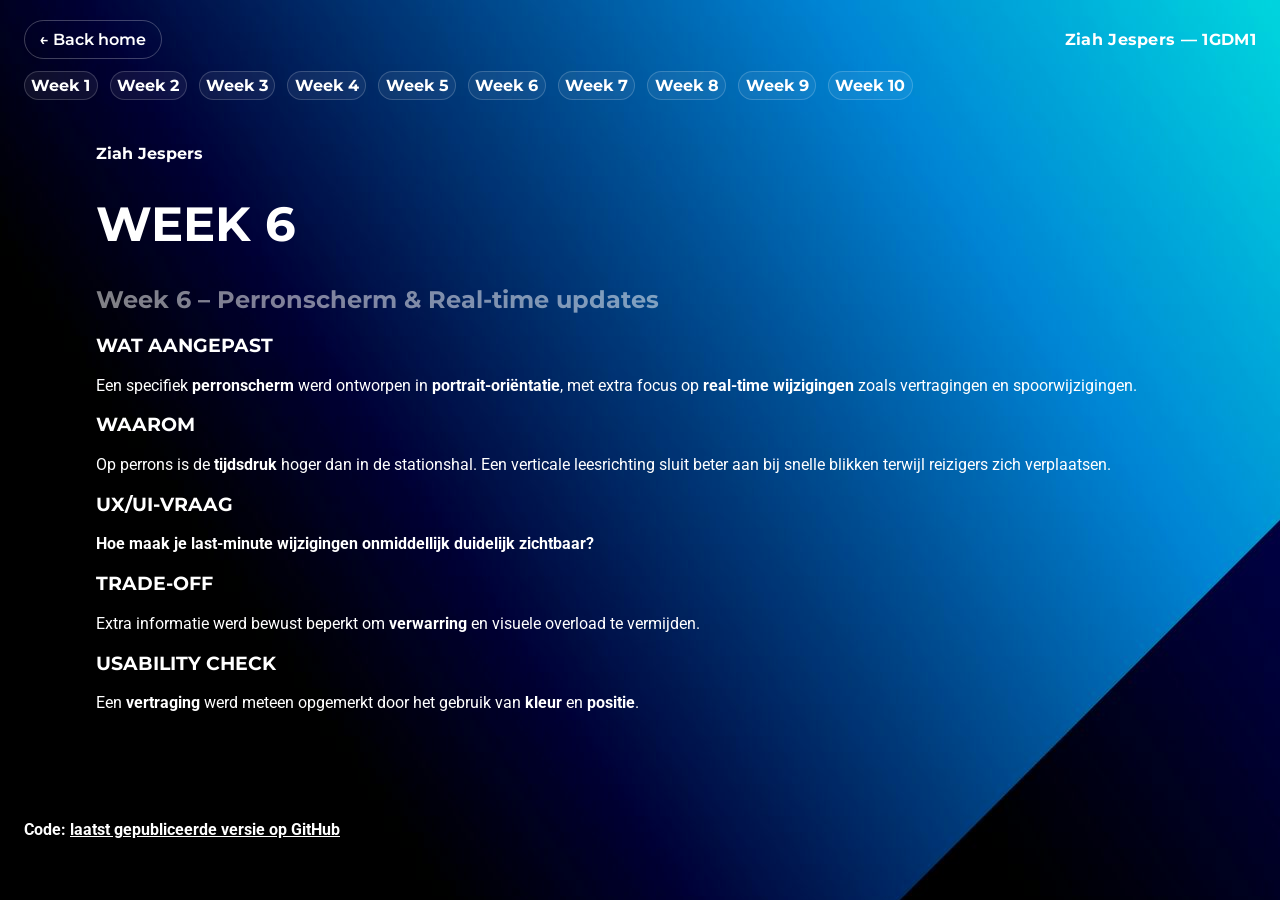
<file: BP_HTML_09TWND-main_FINAL/BP_HTML_09TWND-main/week6.html>
<!DOCTYPE html>

<html lang="en">
<head>
<meta charset="utf-8"/>
<meta content="width=device-width, initial-scale=1.0" name="viewport"/>
<title>HTML &amp; CSS</title>
<!-- Link to your CSS file -->
<link href="assets/styles.css" rel="stylesheet"/>
<link href="assets/flexboxes.css" rel="stylesheet"/>
<link href="assets/nav.css" rel="stylesheet"/>
<link href="assets/typography.css" rel="stylesheet"/>
</head>
<body><header class="site-header">
<div class="site-header__top">
<a class="btn btn--ghost back-home" href="index.html">← Back home</a>
<div class="site-id">Ziah Jespers — 1GDM1</div>
<button aria-controls="weekNav" aria-expanded="false" aria-label="Open weekmenu" class="hamburger" type="button">☰</button></div>
<nav aria-label="Navigatie weekverslagen" class="week-nav" id="weekNav">
<a href="week1.html">Week 1</a><a href="week2.html">Week 2</a><a href="week3.html">Week 3</a><a href="week4.html">Week 4</a><a href="week5.html">Week 5</a><a href="week6.html">Week 6</a><a href="week7.html">Week 7</a><a href="week8.html">Week 8</a><a href="week9.html">Week 9</a><a href="week10.html">Week 10</a>
</nav>
</header>
<div class="container">
<div class="title">
            Ziah Jespers
        </div>
<div>

</div>
<page>
<h1>Week 6</h1>
<h2></h2>
<p>
               <section id="week-6">
  <h2>Week 6 – Perronscherm & Real-time updates</h2>

  <h3>Wat aangepast</h3>
  <p>
    Een specifiek <strong>perronscherm</strong> werd ontworpen in
    <strong>portrait-oriëntatie</strong>, met extra focus op
    <strong>real-time wijzigingen</strong> zoals vertragingen en spoorwijzigingen.
  </p>

  <h3>Waarom</h3>
  <p>
    Op perrons is de <strong>tijdsdruk</strong> hoger dan in de stationshal.
    Een verticale leesrichting sluit beter aan bij snelle blikken
    terwijl reizigers zich verplaatsen.
  </p>

  <h3>UX/UI-vraag</h3>
  <p>
    <strong>Hoe maak je last-minute wijzigingen onmiddellijk duidelijk zichtbaar?</strong>
  </p>

  <h3>Trade-off</h3>
  <p>
    Extra informatie werd bewust beperkt om
    <strong>verwarring</strong> en visuele overload te vermijden.
  </p>

  <h3>Usability check</h3>
  <p>
    Een <strong>vertraging</strong> werd meteen opgemerkt door
    het gebruik van <strong>kleur</strong> en <strong>positie</strong>.
  </p>
</section>

            </p>
<!-- Flex container with 2 columns -->
<div class="two-columns">
<div class="column">
<p>
                    </p>
</div>
<div class="column">
<p>
                    </p>
</div>
</div>
</page>
</div>
<footer class="site-footer">
<p>
<strong>Code:</strong>
<a href="https://github.com/ZiahJespers/Project.git" rel="noopener" target="_blank">laatst gepubliceerde versie op GitHub</a>
</p>
<!-- VERVANG de href hierboven door je echte GitHub (repo of GitHub Pages) link -->
</footer><script>(function(){
  const btn = document.querySelector('.hamburger');
  const nav = document.getElementById('weekNav');
  if(!btn || !nav) return;
  function setExpanded(v){ btn.setAttribute('aria-expanded', v ? 'true' : 'false'); }
  btn.addEventListener('click', function(){
    nav.classList.toggle('open');
    setExpanded(nav.classList.contains('open'));
  });
  // close menu when clicking a link (mobile)
  nav.addEventListener('click', function(e){
    if(e.target && e.target.tagName === 'A' && nav.classList.contains('open')){
      nav.classList.remove('open');
      setExpanded(false);
    }
  });
})();</script></body>
</html>
</file>
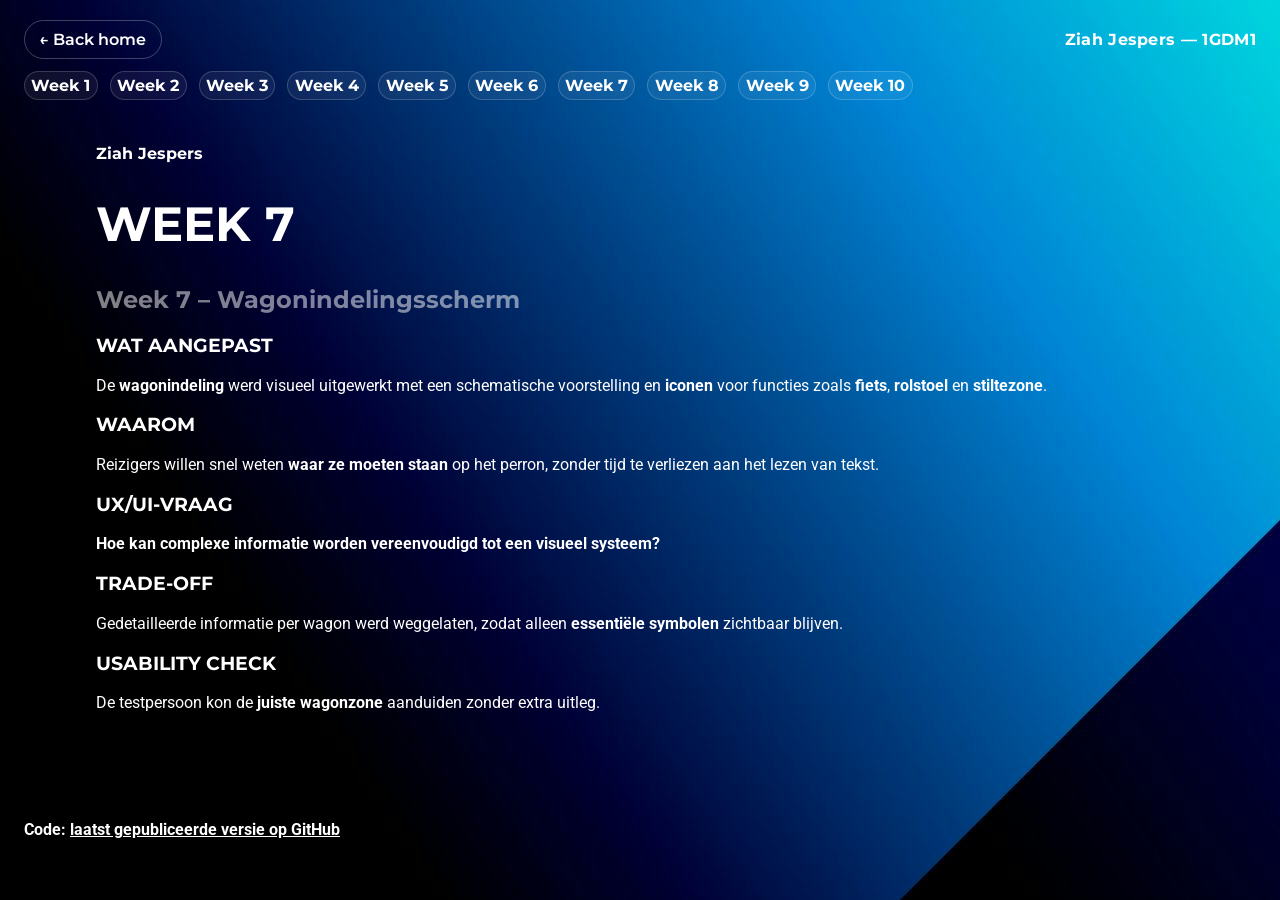
<file: BP_HTML_09TWND-main_FINAL/BP_HTML_09TWND-main/week7.html>
<!DOCTYPE html>

<html lang="en">
<head>
<meta charset="utf-8"/>
<meta content="width=device-width, initial-scale=1.0" name="viewport"/>
<title>HTML &amp; CSS</title>
<!-- Link to your CSS file -->
<link href="assets/styles.css" rel="stylesheet"/>
<link href="assets/flexboxes.css" rel="stylesheet"/>
<link href="assets/nav.css" rel="stylesheet"/>
<link href="assets/typography.css" rel="stylesheet"/>
</head>
<body><header class="site-header">
<div class="site-header__top">
<a class="btn btn--ghost back-home" href="index.html">← Back home</a>
<div class="site-id">Ziah Jespers — 1GDM1</div>
<button aria-controls="weekNav" aria-expanded="false" aria-label="Open weekmenu" class="hamburger" type="button">☰</button></div>
<nav aria-label="Navigatie weekverslagen" class="week-nav" id="weekNav">
<a href="week1.html">Week 1</a><a href="week2.html">Week 2</a><a href="week3.html">Week 3</a><a href="week4.html">Week 4</a><a href="week5.html">Week 5</a><a href="week6.html">Week 6</a><a href="week7.html">Week 7</a><a href="week8.html">Week 8</a><a href="week9.html">Week 9</a><a href="week10.html">Week 10</a>
</nav>
</header>
<div class="container">
<div class="title">
            Ziah Jespers
        </div>
<div>

</div>
<page>
<h1>Week 7</h1>
<h2></h2>
<p>
               <section id="week-7">
  <h2>Week 7 – Wagonindelingsscherm</h2>

  <h3>Wat aangepast</h3>
  <p>
    De <strong>wagonindeling</strong> werd visueel uitgewerkt
    met een schematische voorstelling en
    <strong>iconen</strong> voor functies zoals
    <strong>fiets</strong>, <strong>rolstoel</strong> en
    <strong>stiltezone</strong>.
  </p>

  <h3>Waarom</h3>
  <p>
    Reizigers willen snel weten <strong>waar ze moeten staan</strong>
    op het perron, zonder tijd te verliezen aan het lezen van tekst.
  </p>

  <h3>UX/UI-vraag</h3>
  <p>
    <strong>Hoe kan complexe informatie worden vereenvoudigd tot een visueel systeem?</strong>
  </p>

  <h3>Trade-off</h3>
  <p>
    Gedetailleerde informatie per wagon werd weggelaten,
    zodat alleen <strong>essentiële symbolen</strong> zichtbaar blijven.
  </p>

  <h3>Usability check</h3>
  <p>
    De testpersoon kon de <strong>juiste wagonzone</strong>
    aanduiden zonder extra uitleg.
  </p>
</section>
            </p>
<!-- Flex container with 2 columns -->
<div class="two-columns">
<div class="column">
<p>
                    </p>
</div>
<div class="column">
<p>
                    </p>
</div>
</div>
</page>
</div>
<footer class="site-footer">
<p>
<strong>Code:</strong>
<a href="https://github.com/ZiahJespers/Project.git" rel="noopener" target="_blank">laatst gepubliceerde versie op GitHub</a>
</p>
<!-- VERVANG de href hierboven door je echte GitHub (repo of GitHub Pages) link -->
</footer><script>(function(){
  const btn = document.querySelector('.hamburger');
  const nav = document.getElementById('weekNav');
  if(!btn || !nav) return;
  function setExpanded(v){ btn.setAttribute('aria-expanded', v ? 'true' : 'false'); }
  btn.addEventListener('click', function(){
    nav.classList.toggle('open');
    setExpanded(nav.classList.contains('open'));
  });
  // close menu when clicking a link (mobile)
  nav.addEventListener('click', function(e){
    if(e.target && e.target.tagName === 'A' && nav.classList.contains('open')){
      nav.classList.remove('open');
      setExpanded(false);
    }
  });
})();</script></body>
</html>
</file>
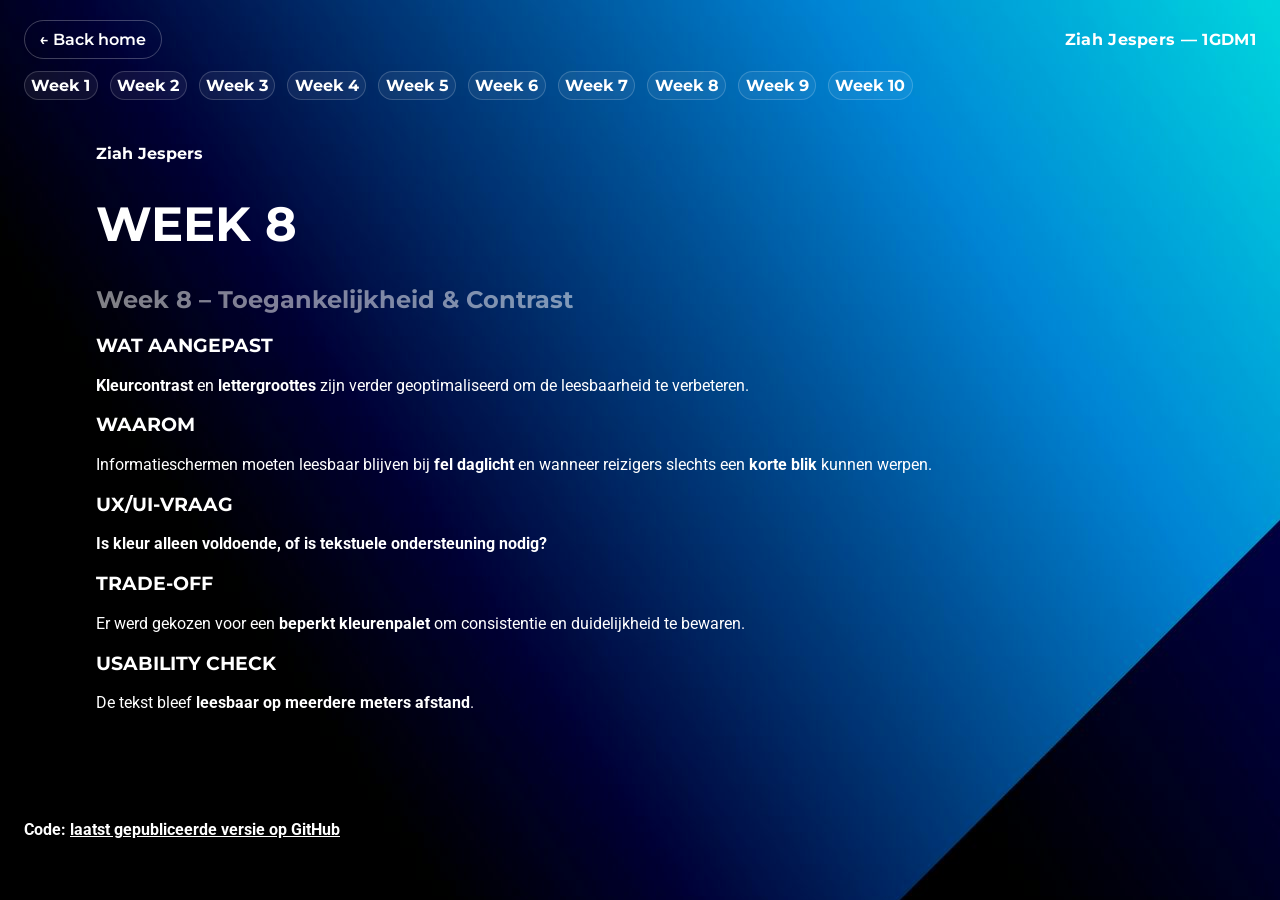
<file: BP_HTML_09TWND-main_FINAL/BP_HTML_09TWND-main/week8.html>
<!DOCTYPE html>

<html lang="en">
<head>
<meta charset="utf-8"/>
<meta content="width=device-width, initial-scale=1.0" name="viewport"/>
<title>HTML &amp; CSS</title>
<!-- Link to your CSS file -->
<link href="assets/styles.css" rel="stylesheet"/>
<link href="assets/flexboxes.css" rel="stylesheet"/>
<link href="assets/nav.css" rel="stylesheet"/>
<link href="assets/typography.css" rel="stylesheet"/>
</head>
<body><header class="site-header">
<div class="site-header__top">
<a class="btn btn--ghost back-home" href="index.html">← Back home</a>
<div class="site-id">Ziah Jespers — 1GDM1</div>
<button aria-controls="weekNav" aria-expanded="false" aria-label="Open weekmenu" class="hamburger" type="button">☰</button></div>
<nav aria-label="Navigatie weekverslagen" class="week-nav" id="weekNav">
<a href="week1.html">Week 1</a><a href="week2.html">Week 2</a><a href="week3.html">Week 3</a><a href="week4.html">Week 4</a><a href="week5.html">Week 5</a><a href="week6.html">Week 6</a><a href="week7.html">Week 7</a><a href="week8.html">Week 8</a><a href="week9.html">Week 9</a><a href="week10.html">Week 10</a>
</nav>
</header>
<div class="container">
<div class="title">
           Ziah Jespers
        </div>
<div>

</div>
<page>
<h1>Week 8</h1>
<h2></h2>
<p>
               <section id="week-8">
  <h2>Week 8 – Toegankelijkheid & Contrast</h2>

  <h3>Wat aangepast</h3>
  <p>
    <strong>Kleurcontrast</strong> en <strong>lettergroottes</strong>
    zijn verder geoptimaliseerd om de leesbaarheid te verbeteren.
  </p>

  <h3>Waarom</h3>
  <p>
    Informatieschermen moeten leesbaar blijven bij
    <strong>fel daglicht</strong> en wanneer reizigers slechts
    een <strong>korte blik</strong> kunnen werpen.
  </p>

  <h3>UX/UI-vraag</h3>
  <p>
    <strong>Is kleur alleen voldoende, of is tekstuele ondersteuning nodig?</strong>
  </p>

  <h3>Trade-off</h3>
  <p>
    Er werd gekozen voor een <strong>beperkt kleurenpalet</strong>
    om consistentie en duidelijkheid te bewaren.
  </p>

  <h3>Usability check</h3>
  <p>
    De tekst bleef <strong>leesbaar op meerdere meters afstand</strong>.
  </p>
</section>
            </p>
<!-- Flex container with 2 columns -->
<div class="two-columns">
<div class="column">
<p>
                    </p>
</div>
<div class="column">
<p>
                    </p>
</div>
</div>
</page>
</div>
<footer class="site-footer">
<p>
<strong>Code:</strong>
<a href="https://github.com/ZiahJespers/Project.git" rel="noopener" target="_blank">laatst gepubliceerde versie op GitHub</a>
</p>
<!-- VERVANG de href hierboven door je echte GitHub (repo of GitHub Pages) link -->
</footer><script>(function(){
  const btn = document.querySelector('.hamburger');
  const nav = document.getElementById('weekNav');
  if(!btn || !nav) return;
  function setExpanded(v){ btn.setAttribute('aria-expanded', v ? 'true' : 'false'); }
  btn.addEventListener('click', function(){
    nav.classList.toggle('open');
    setExpanded(nav.classList.contains('open'));
  });
  // close menu when clicking a link (mobile)
  nav.addEventListener('click', function(e){
    if(e.target && e.target.tagName === 'A' && nav.classList.contains('open')){
      nav.classList.remove('open');
      setExpanded(false);
    }
  });
})();</script></body>
</html>
</file>
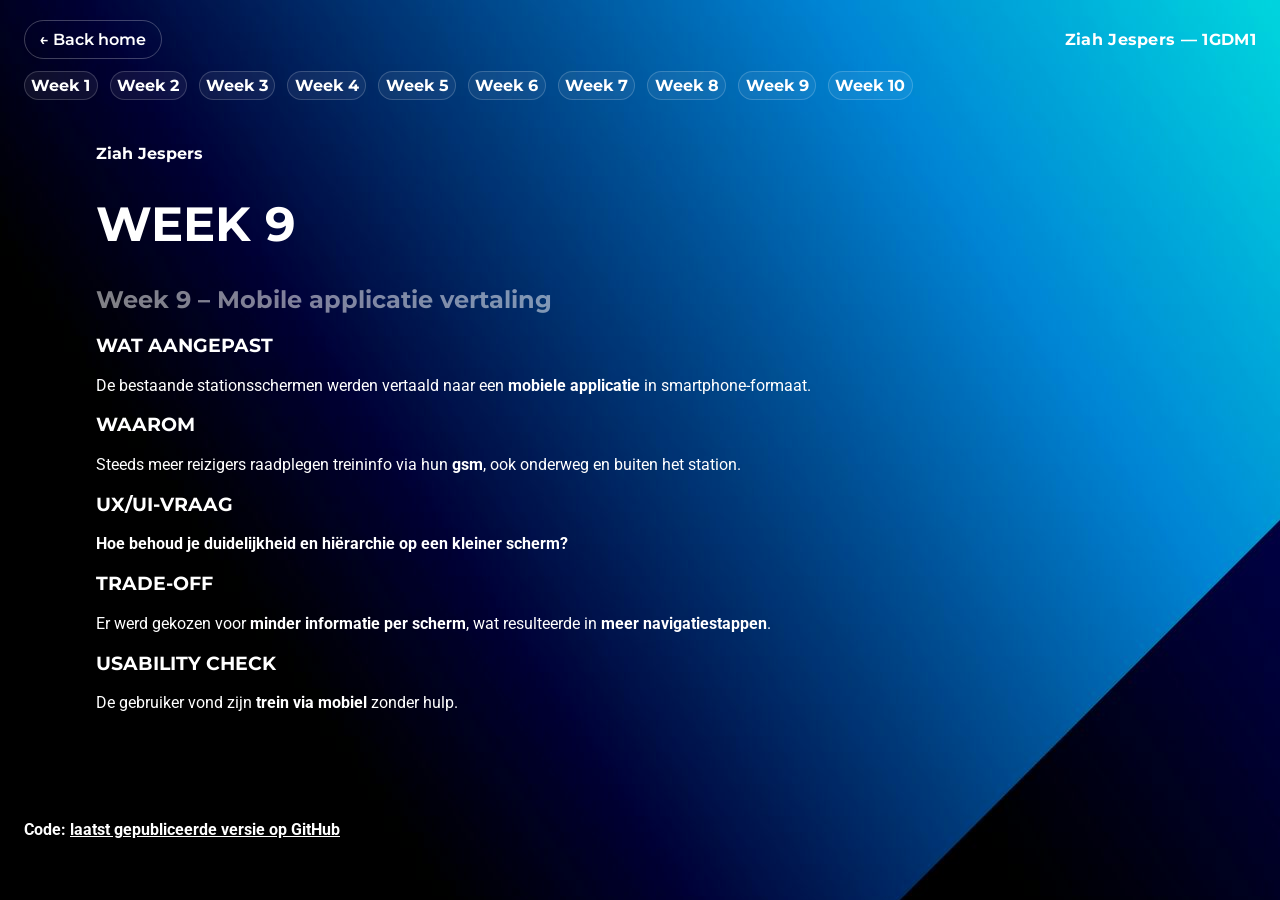
<file: BP_HTML_09TWND-main_FINAL/BP_HTML_09TWND-main/week9.html>
<!DOCTYPE html>

<html lang="en">
<head>
<meta charset="utf-8"/>
<meta content="width=device-width, initial-scale=1.0" name="viewport"/>
<title>HTML &amp; CSS</title>
<!-- Link to your CSS file -->
<link href="assets/styles.css" rel="stylesheet"/>
<link href="assets/flexboxes.css" rel="stylesheet"/>
<link href="assets/nav.css" rel="stylesheet"/>
<link href="assets/typography.css" rel="stylesheet"/>
</head>
<body><header class="site-header">
<div class="site-header__top">
<a class="btn btn--ghost back-home" href="index.html">← Back home</a>
<div class="site-id">Ziah Jespers — 1GDM1</div>
<button aria-controls="weekNav" aria-expanded="false" aria-label="Open weekmenu" class="hamburger" type="button">☰</button></div>
<nav aria-label="Navigatie weekverslagen" class="week-nav" id="weekNav">
<a href="week1.html">Week 1</a><a href="week2.html">Week 2</a><a href="week3.html">Week 3</a><a href="week4.html">Week 4</a><a href="week5.html">Week 5</a><a href="week6.html">Week 6</a><a href="week7.html">Week 7</a><a href="week8.html">Week 8</a><a href="week9.html">Week 9</a><a href="week10.html">Week 10</a>
</nav>
</header>
<div class="container">
<div class="title">
            Ziah Jespers
        </div>
<div>

</div>
<page>
<h1>Week 9</h1>
<h2></h2>
<p>
               <section id="week-9">
  <h2>Week 9 – Mobile applicatie vertaling</h2>

  <h3>Wat aangepast</h3>
  <p>
    De bestaande stationsschermen werden vertaald naar een
    <strong>mobiele applicatie</strong> in smartphone-formaat.
  </p>

  <h3>Waarom</h3>
  <p>
    Steeds meer reizigers raadplegen treininfo via hun
    <strong>gsm</strong>, ook onderweg en buiten het station.
  </p>

  <h3>UX/UI-vraag</h3>
  <p>
    <strong>Hoe behoud je duidelijkheid en hiërarchie op een kleiner scherm?</strong>
  </p>

  <h3>Trade-off</h3>
  <p>
    Er werd gekozen voor <strong>minder informatie per scherm</strong>,
    wat resulteerde in <strong>meer navigatiestappen</strong>.
  </p>

  <h3>Usability check</h3>
  <p>
    De gebruiker vond zijn <strong>trein via mobiel</strong>
    zonder hulp.
  </p>
</section> 
            </p>
<!-- Flex container with 2 columns -->
<div class="two-columns">
<div class="column">
<p>
                    </p>
</div>
<div class="column">
<p>
                    </p>
</div>
</div>
</page>
</div>
<footer class="site-footer">
<p>
<strong>Code:</strong>
<a href="https://github.com/ZiahJespers/Project.git" rel="noopener" target="_blank">laatst gepubliceerde versie op GitHub</a>
</p>
<!-- VERVANG de href hierboven door je echte GitHub (repo of GitHub Pages) link -->
</footer><script>(function(){
  const btn = document.querySelector('.hamburger');
  const nav = document.getElementById('weekNav');
  if(!btn || !nav) return;
  function setExpanded(v){ btn.setAttribute('aria-expanded', v ? 'true' : 'false'); }
  btn.addEventListener('click', function(){
    nav.classList.toggle('open');
    setExpanded(nav.classList.contains('open'));
  });
  // close menu when clicking a link (mobile)
  nav.addEventListener('click', function(e){
    if(e.target && e.target.tagName === 'A' && nav.classList.contains('open')){
      nav.classList.remove('open');
      setExpanded(false);
    }
  });
})();</script></body>
</html>
</file>
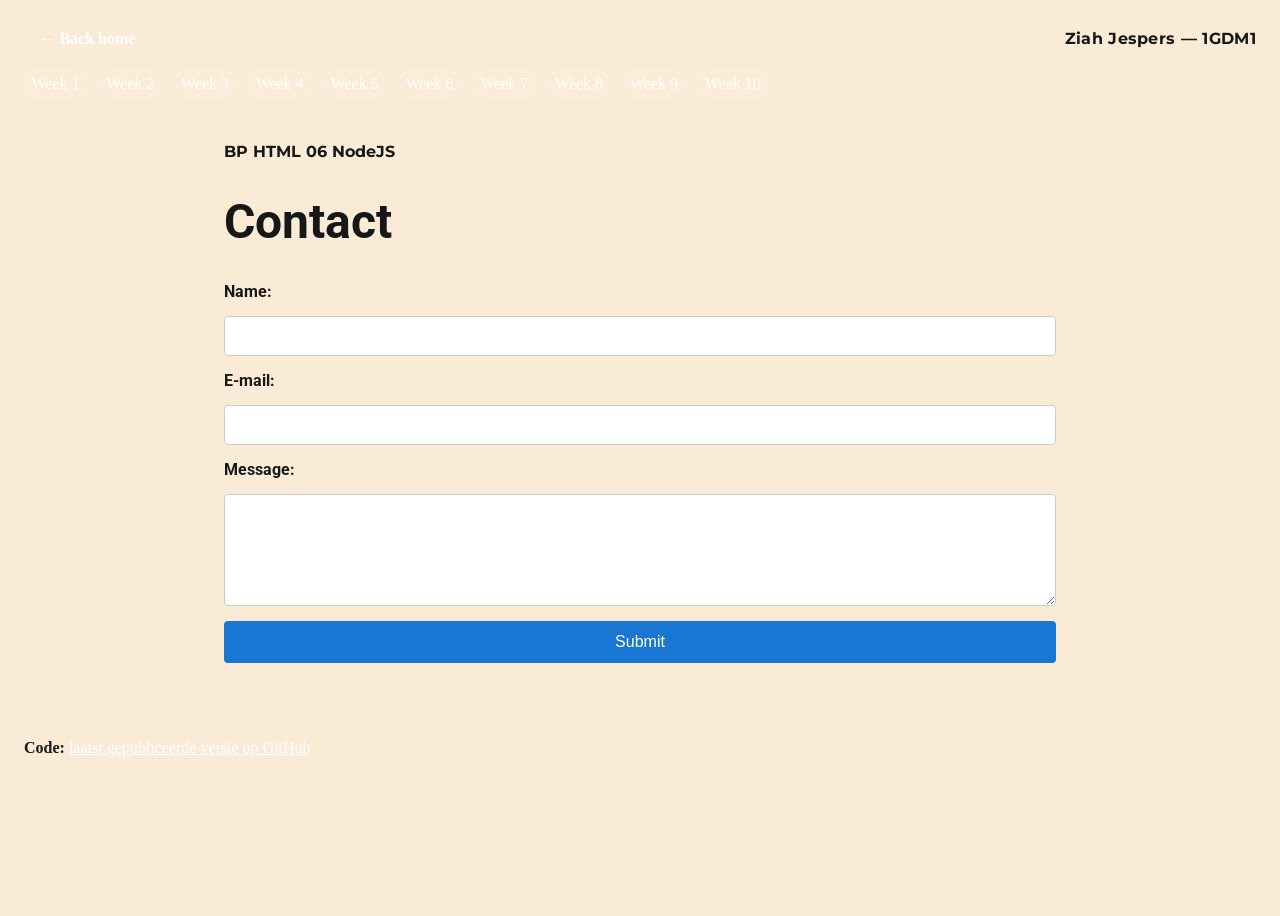
<file: BP_HTML_09TWND-main_FINAL/BP_HTML_09TWND-main/public/contact.html>
<!DOCTYPE html>

<html lang="en">
<head>
<meta charset="utf-8"/>
<meta content="width=device-width, initial-scale=1.0" name="viewport"/>
<title>Contact Form</title>
<!-- Your CSS files -->
<link href="assets/styles.css" rel="stylesheet"/>
<link href="assets/flexboxes.css" rel="stylesheet"/>
<link href="assets/nav.css" rel="stylesheet"/>
<link href="assets/typography.css" rel="stylesheet"/>
<link href="assets/forms.css" rel="stylesheet"/>
<link href="assets/modal.css" rel="stylesheet"/>
</head>
<body><header class="site-header">
<div class="site-header__top">
<a class="btn btn--ghost back-home" href="../index.html">← Back home</a>
<div class="site-id">Ziah Jespers — 1GDM1</div>
<button aria-controls="weekNav" aria-expanded="false" aria-label="Open weekmenu" class="hamburger" type="button">☰</button></div>
<nav aria-label="Navigatie weekverslagen" class="week-nav" id="weekNav">
<a href="../week1.html">Week 1</a><a href="../week2.html">Week 2</a><a href="../week3.html">Week 3</a><a href="../week4.html">Week 4</a><a href="../week5.html">Week 5</a><a href="../week6.html">Week 6</a><a href="../week7.html">Week 7</a><a href="../week8.html">Week 8</a><a href="../week9.html">Week 9</a><a href="../week10.html">Week 10</a>
</nav>
</header>
<div class="container">
<div class="title">
        BP HTML 06 NodeJS
    </div>
<div>

</div>
<h1>Contact</h1>
<!-- Contact Form -->
<form id="contactForm">
<label for="name">Name:</label>
<input id="name" name="name" required="" type="text"/>
<label for="email">E-mail:</label>
<input id="email" name="email" required="" type="email"/>
<label for="message">Message:</label>
<textarea id="message" name="message" required="" rows="5"></textarea>
<button type="submit">Submit</button>
</form>
</div>
<!-- Modal for confirmation -->
<div class="modal" id="confirmationModal">
<div class="modal-content">
<span class="modal-close" id="closeModal">×</span>
<h2>Thank You!</h2>
<p>Your message has been submitted successfully.</p>
</div>
</div>
<script>
    const form = document.getElementById('contactForm');
    const modal = document.getElementById('confirmationModal');
    const closeModal = document.getElementById('closeModal');

    form.addEventListener('submit', function(e) {
      e.preventDefault();

      // Collect form data (optional)
      const formData = new FormData(form);
      const data = Object.fromEntries(formData.entries());
      console.log("Form submitted:", data);

      // Show modal
      modal.classList.add('show');

      // Reset form
      form.reset();
    });

    // Close modal on X click
    closeModal.addEventListener('click', () => {
      modal.classList.remove('show');
    });

    // Close modal on clicking outside content
    window.addEventListener('click', (e) => {
      if (e.target === modal) {
        modal.classList.remove('show');
      }
    });
  </script>
<footer class="site-footer">
<p>
<strong>Code:</strong>
<a href="https://github.com/ZiahJespers/Project.git" rel="noopener" target="_blank">laatst gepubliceerde versie op GitHub</a>
</p>
<!-- VERVANG de href hierboven door je echte GitHub (repo of GitHub Pages) link -->
</footer><script>(function(){
  const btn = document.querySelector('.hamburger');
  const nav = document.getElementById('weekNav');
  if(!btn || !nav) return;
  function setExpanded(v){ btn.setAttribute('aria-expanded', v ? 'true' : 'false'); }
  btn.addEventListener('click', function(){
    nav.classList.toggle('open');
    setExpanded(nav.classList.contains('open'));
  });
  // close menu when clicking a link (mobile)
  nav.addEventListener('click', function(e){
    if(e.target && e.target.tagName === 'A' && nav.classList.contains('open')){
      nav.classList.remove('open');
      setExpanded(false);
    }
  });
})();</script></body>
</html>
</file>
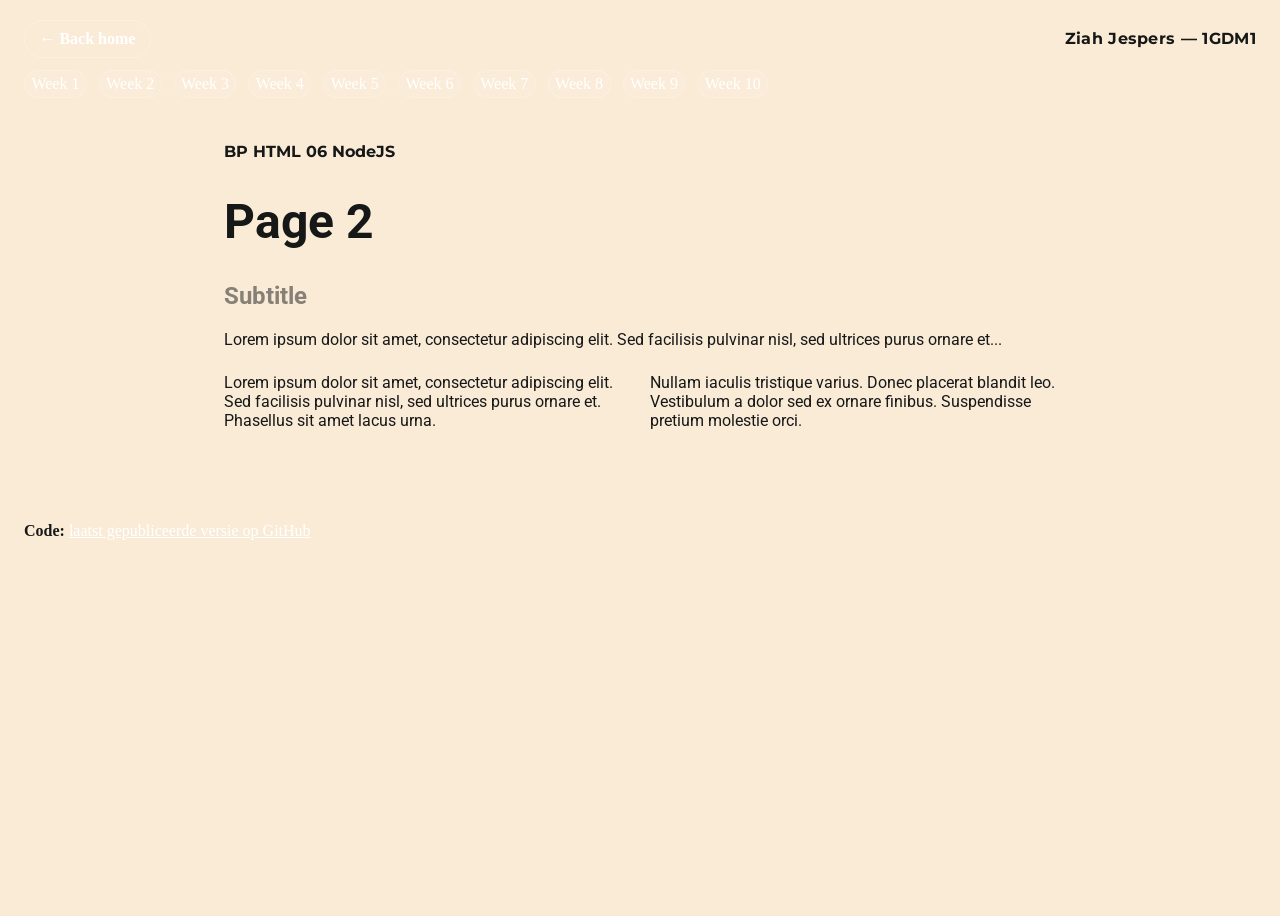
<file: BP_HTML_09TWND-main_FINAL/BP_HTML_09TWND-main/public/page2.html>
<!DOCTYPE html>

<html lang="en">
<head>
<meta charset="utf-8"/>
<meta content="width=device-width, initial-scale=1.0" name="viewport"/>
<title>Page 2</title>
<!-- Link to your CSS file -->
<link href="assets/styles.css" rel="stylesheet"/>
<link href="assets/flexboxes.css" rel="stylesheet"/>
<link href="assets/nav.css" rel="stylesheet"/>
<link href="assets/typography.css" rel="stylesheet"/>
</head>
<body><header class="site-header">
<div class="site-header__top">
<a class="btn btn--ghost back-home" href="../index.html">← Back home</a>
<div class="site-id">Ziah Jespers — 1GDM1</div>
<button aria-controls="weekNav" aria-expanded="false" aria-label="Open weekmenu" class="hamburger" type="button">☰</button></div>
<nav aria-label="Navigatie weekverslagen" class="week-nav" id="weekNav">
<a href="../week1.html">Week 1</a><a href="../week2.html">Week 2</a><a href="../week3.html">Week 3</a><a href="../week4.html">Week 4</a><a href="../week5.html">Week 5</a><a href="../week6.html">Week 6</a><a href="../week7.html">Week 7</a><a href="../week8.html">Week 8</a><a href="../week9.html">Week 9</a><a href="../week10.html">Week 10</a>
</nav>
</header>
<div class="container">
<div class="title">
            BP HTML 06 NodeJS
        </div>
<div>

</div>
<page>
<h1>Page 2</h1>
<h2>Subtitle</h2>
<p>
                Lorem ipsum dolor sit amet, consectetur adipiscing elit. Sed facilisis pulvinar nisl, sed ultrices purus ornare et...
            </p>
<!-- Flex container with 2 columns -->
<div class="two-columns">
<div class="column">
<p>
                        Lorem ipsum dolor sit amet, consectetur adipiscing elit. Sed facilisis pulvinar nisl, sed ultrices purus ornare et. Phasellus sit amet lacus urna.
                    </p>
</div>
<div class="column">
<p>
                        Nullam iaculis tristique varius. Donec placerat blandit leo. Vestibulum a dolor sed ex ornare finibus. Suspendisse pretium molestie orci.
                    </p>
</div>
</div>
</page>
</div>
<footer class="site-footer">
<p>
<strong>Code:</strong>
<a href="https://github.com/ZiahJespers/Project.git" rel="noopener" target="_blank">laatst gepubliceerde versie op GitHub</a>
</p>
<!-- VERVANG de href hierboven door je echte GitHub (repo of GitHub Pages) link -->
</footer><script>(function(){
  const btn = document.querySelector('.hamburger');
  const nav = document.getElementById('weekNav');
  if(!btn || !nav) return;
  function setExpanded(v){ btn.setAttribute('aria-expanded', v ? 'true' : 'false'); }
  btn.addEventListener('click', function(){
    nav.classList.toggle('open');
    setExpanded(nav.classList.contains('open'));
  });
  // close menu when clicking a link (mobile)
  nav.addEventListener('click', function(e){
    if(e.target && e.target.tagName === 'A' && nav.classList.contains('open')){
      nav.classList.remove('open');
      setExpanded(false);
    }
  });
})();</script></body>
</html>
</file>
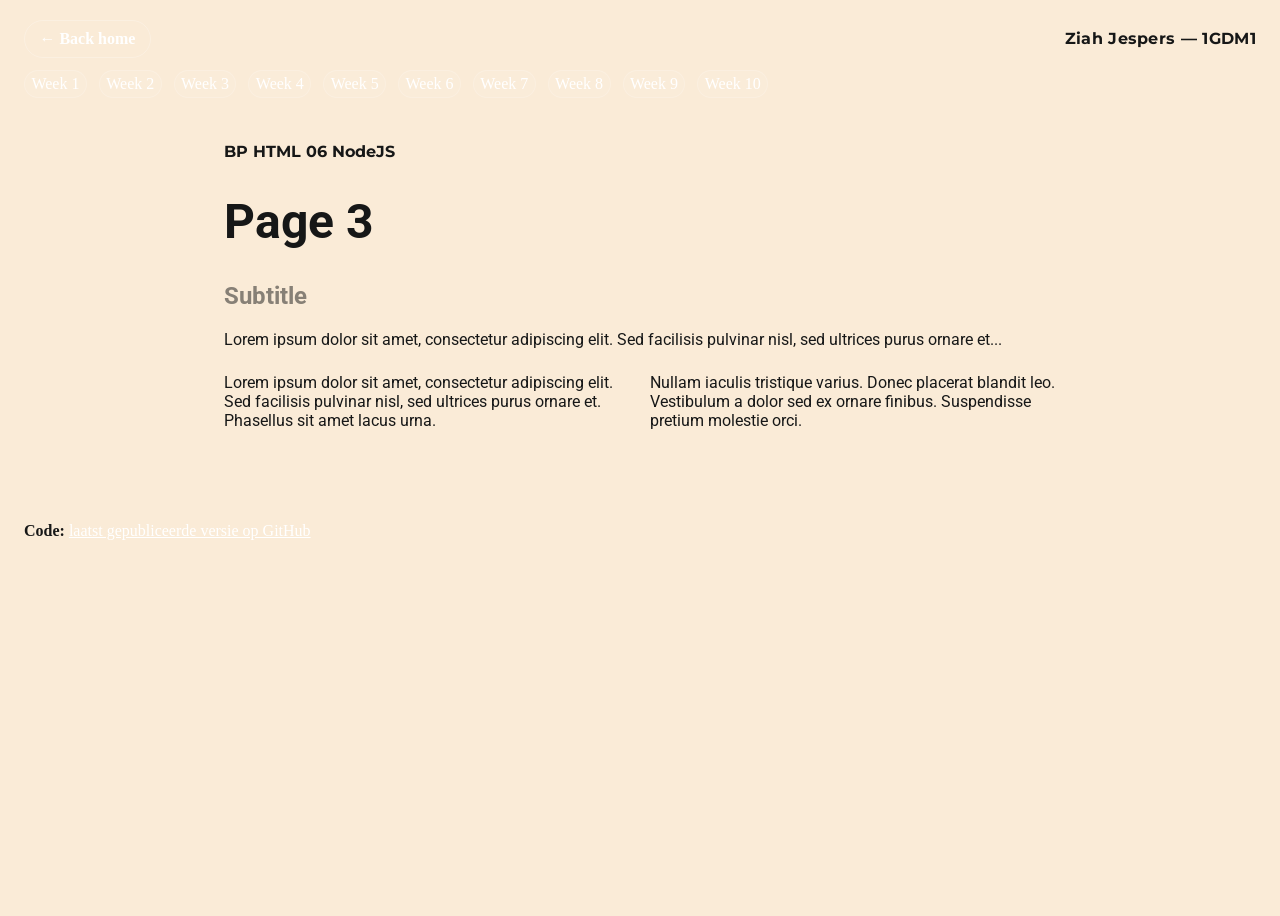
<file: BP_HTML_09TWND-main_FINAL/BP_HTML_09TWND-main/public/page3.html>
<!DOCTYPE html>

<html lang="en">
<head>
<meta charset="utf-8"/>
<meta content="width=device-width, initial-scale=1.0" name="viewport"/>
<title>Page 3</title>
<!-- Link to your CSS file -->
<link href="assets/styles.css" rel="stylesheet"/>
<link href="assets/flexboxes.css" rel="stylesheet"/>
<link href="assets/nav.css" rel="stylesheet"/>
<link href="assets/typography.css" rel="stylesheet"/>
</head>
<body><header class="site-header">
<div class="site-header__top">
<a class="btn btn--ghost back-home" href="../index.html">← Back home</a>
<div class="site-id">Ziah Jespers — 1GDM1</div>
<button aria-controls="weekNav" aria-expanded="false" aria-label="Open weekmenu" class="hamburger" type="button">☰</button></div>
<nav aria-label="Navigatie weekverslagen" class="week-nav" id="weekNav">
<a href="../week1.html">Week 1</a><a href="../week2.html">Week 2</a><a href="../week3.html">Week 3</a><a href="../week4.html">Week 4</a><a href="../week5.html">Week 5</a><a href="../week6.html">Week 6</a><a href="../week7.html">Week 7</a><a href="../week8.html">Week 8</a><a href="../week9.html">Week 9</a><a href="../week10.html">Week 10</a>
</nav>
</header>
<div class="container">
<div class="title">
            BP HTML 06 NodeJS
        </div>
<div>

</div>
<page>
<h1>Page 3</h1>
<h2>Subtitle</h2>
<p>
                Lorem ipsum dolor sit amet, consectetur adipiscing elit. Sed facilisis pulvinar nisl, sed ultrices purus ornare et...
            </p>
<!-- Flex container with 2 columns -->
<div class="two-columns">
<div class="column">
<p>
                        Lorem ipsum dolor sit amet, consectetur adipiscing elit. Sed facilisis pulvinar nisl, sed ultrices purus ornare et. Phasellus sit amet lacus urna.
                    </p>
</div>
<div class="column">
<p>
                        Nullam iaculis tristique varius. Donec placerat blandit leo. Vestibulum a dolor sed ex ornare finibus. Suspendisse pretium molestie orci.
                    </p>
</div>
</div>
</page>
</div>
<footer class="site-footer">
<p>
<strong>Code:</strong>
<a href="https://github.com/ZiahJespers/Project.git" rel="noopener" target="_blank">laatst gepubliceerde versie op GitHub</a>
</p>
<!-- VERVANG de href hierboven door je echte GitHub (repo of GitHub Pages) link -->
</footer><script>(function(){
  const btn = document.querySelector('.hamburger');
  const nav = document.getElementById('weekNav');
  if(!btn || !nav) return;
  function setExpanded(v){ btn.setAttribute('aria-expanded', v ? 'true' : 'false'); }
  btn.addEventListener('click', function(){
    nav.classList.toggle('open');
    setExpanded(nav.classList.contains('open'));
  });
  // close menu when clicking a link (mobile)
  nav.addEventListener('click', function(e){
    if(e.target && e.target.tagName === 'A' && nav.classList.contains('open')){
      nav.classList.remove('open');
      setExpanded(false);
    }
  });
})();</script></body>
</html>
</file>
<file: BP_HTML_09TWND-main_FINAL/BP_HTML_09TWND-main/dist/output.css>
*, ::before, ::after {
  --tw-border-spacing-x: 0;
  --tw-border-spacing-y: 0;
  --tw-translate-x: 0;
  --tw-translate-y: 0;
  --tw-rotate: 0;
  --tw-skew-x: 0;
  --tw-skew-y: 0;
  --tw-scale-x: 1;
  --tw-scale-y: 1;
  --tw-pan-x:  ;
  --tw-pan-y:  ;
  --tw-pinch-zoom:  ;
  --tw-scroll-snap-strictness: proximity;
  --tw-gradient-from-position:  ;
  --tw-gradient-via-position:  ;
  --tw-gradient-to-position:  ;
  --tw-ordinal:  ;
  --tw-slashed-zero:  ;
  --tw-numeric-figure:  ;
  --tw-numeric-spacing:  ;
  --tw-numeric-fraction:  ;
  --tw-ring-inset:  ;
  --tw-ring-offset-width: 0px;
  --tw-ring-offset-color: #fff;
  --tw-ring-color: rgb(59 130 246 / 0.5);
  --tw-ring-offset-shadow: 0 0 #0000;
  --tw-ring-shadow: 0 0 #0000;
  --tw-shadow: 0 0 #0000;
  --tw-shadow-colored: 0 0 #0000;
  --tw-blur:  ;
  --tw-brightness:  ;
  --tw-contrast:  ;
  --tw-grayscale:  ;
  --tw-hue-rotate:  ;
  --tw-invert:  ;
  --tw-saturate:  ;
  --tw-sepia:  ;
  --tw-drop-shadow:  ;
  --tw-backdrop-blur:  ;
  --tw-backdrop-brightness:  ;
  --tw-backdrop-contrast:  ;
  --tw-backdrop-grayscale:  ;
  --tw-backdrop-hue-rotate:  ;
  --tw-backdrop-invert:  ;
  --tw-backdrop-opacity:  ;
  --tw-backdrop-saturate:  ;
  --tw-backdrop-sepia:  ;
  --tw-contain-size:  ;
  --tw-contain-layout:  ;
  --tw-contain-paint:  ;
  --tw-contain-style:  ;
}

::backdrop {
  --tw-border-spacing-x: 0;
  --tw-border-spacing-y: 0;
  --tw-translate-x: 0;
  --tw-translate-y: 0;
  --tw-rotate: 0;
  --tw-skew-x: 0;
  --tw-skew-y: 0;
  --tw-scale-x: 1;
  --tw-scale-y: 1;
  --tw-pan-x:  ;
  --tw-pan-y:  ;
  --tw-pinch-zoom:  ;
  --tw-scroll-snap-strictness: proximity;
  --tw-gradient-from-position:  ;
  --tw-gradient-via-position:  ;
  --tw-gradient-to-position:  ;
  --tw-ordinal:  ;
  --tw-slashed-zero:  ;
  --tw-numeric-figure:  ;
  --tw-numeric-spacing:  ;
  --tw-numeric-fraction:  ;
  --tw-ring-inset:  ;
  --tw-ring-offset-width: 0px;
  --tw-ring-offset-color: #fff;
  --tw-ring-color: rgb(59 130 246 / 0.5);
  --tw-ring-offset-shadow: 0 0 #0000;
  --tw-ring-shadow: 0 0 #0000;
  --tw-shadow: 0 0 #0000;
  --tw-shadow-colored: 0 0 #0000;
  --tw-blur:  ;
  --tw-brightness:  ;
  --tw-contrast:  ;
  --tw-grayscale:  ;
  --tw-hue-rotate:  ;
  --tw-invert:  ;
  --tw-saturate:  ;
  --tw-sepia:  ;
  --tw-drop-shadow:  ;
  --tw-backdrop-blur:  ;
  --tw-backdrop-brightness:  ;
  --tw-backdrop-contrast:  ;
  --tw-backdrop-grayscale:  ;
  --tw-backdrop-hue-rotate:  ;
  --tw-backdrop-invert:  ;
  --tw-backdrop-opacity:  ;
  --tw-backdrop-saturate:  ;
  --tw-backdrop-sepia:  ;
  --tw-contain-size:  ;
  --tw-contain-layout:  ;
  --tw-contain-paint:  ;
  --tw-contain-style:  ;
}

/*
! tailwindcss v3.4.18 | MIT License | https://tailwindcss.com
*/

/*
1. Prevent padding and border from affecting element width. (https://github.com/mozdevs/cssremedy/issues/4)
2. Allow adding a border to an element by just adding a border-width. (https://github.com/tailwindcss/tailwindcss/pull/116)
*/

*,
::before,
::after {
  box-sizing: border-box;
  /* 1 */
  border-width: 0;
  /* 2 */
  border-style: solid;
  /* 2 */
  border-color: #e5e7eb;
  /* 2 */
}

::before,
::after {
  --tw-content: '';
}

/*
1. Use a consistent sensible line-height in all browsers.
2. Prevent adjustments of font size after orientation changes in iOS.
3. Use a more readable tab size.
4. Use the user's configured `sans` font-family by default.
5. Use the user's configured `sans` font-feature-settings by default.
6. Use the user's configured `sans` font-variation-settings by default.
7. Disable tap highlights on iOS
*/

html,
:host {
  line-height: 1.5;
  /* 1 */
  -webkit-text-size-adjust: 100%;
  /* 2 */
  -moz-tab-size: 4;
  /* 3 */
  -o-tab-size: 4;
     tab-size: 4;
  /* 3 */
  font-family: ui-sans-serif, system-ui, sans-serif, "Apple Color Emoji", "Segoe UI Emoji", "Segoe UI Symbol", "Noto Color Emoji";
  /* 4 */
  font-feature-settings: normal;
  /* 5 */
  font-variation-settings: normal;
  /* 6 */
  -webkit-tap-highlight-color: transparent;
  /* 7 */
}

/*
1. Remove the margin in all browsers.
2. Inherit line-height from `html` so users can set them as a class directly on the `html` element.
*/

body {
  margin: 0;
  /* 1 */
  line-height: inherit;
  /* 2 */
}

/*
1. Add the correct height in Firefox.
2. Correct the inheritance of border color in Firefox. (https://bugzilla.mozilla.org/show_bug.cgi?id=190655)
3. Ensure horizontal rules are visible by default.
*/

hr {
  height: 0;
  /* 1 */
  color: inherit;
  /* 2 */
  border-top-width: 1px;
  /* 3 */
}

/*
Add the correct text decoration in Chrome, Edge, and Safari.
*/

abbr:where([title]) {
  -webkit-text-decoration: underline dotted;
          text-decoration: underline dotted;
}

/*
Remove the default font size and weight for headings.
*/

h1,
h2,
h3,
h4,
h5,
h6 {
  font-size: inherit;
  font-weight: inherit;
}

/*
Reset links to optimize for opt-in styling instead of opt-out.
*/

a {
  color: inherit;
  text-decoration: inherit;
}

/*
Add the correct font weight in Edge and Safari.
*/

b,
strong {
  font-weight: bolder;
}

/*
1. Use the user's configured `mono` font-family by default.
2. Use the user's configured `mono` font-feature-settings by default.
3. Use the user's configured `mono` font-variation-settings by default.
4. Correct the odd `em` font sizing in all browsers.
*/

code,
kbd,
samp,
pre {
  font-family: ui-monospace, SFMono-Regular, Menlo, Monaco, Consolas, "Liberation Mono", "Courier New", monospace;
  /* 1 */
  font-feature-settings: normal;
  /* 2 */
  font-variation-settings: normal;
  /* 3 */
  font-size: 1em;
  /* 4 */
}

/*
Add the correct font size in all browsers.
*/

small {
  font-size: 80%;
}

/*
Prevent `sub` and `sup` elements from affecting the line height in all browsers.
*/

sub,
sup {
  font-size: 75%;
  line-height: 0;
  position: relative;
  vertical-align: baseline;
}

sub {
  bottom: -0.25em;
}

sup {
  top: -0.5em;
}

/*
1. Remove text indentation from table contents in Chrome and Safari. (https://bugs.chromium.org/p/chromium/issues/detail?id=999088, https://bugs.webkit.org/show_bug.cgi?id=201297)
2. Correct table border color inheritance in all Chrome and Safari. (https://bugs.chromium.org/p/chromium/issues/detail?id=935729, https://bugs.webkit.org/show_bug.cgi?id=195016)
3. Remove gaps between table borders by default.
*/

table {
  text-indent: 0;
  /* 1 */
  border-color: inherit;
  /* 2 */
  border-collapse: collapse;
  /* 3 */
}

/*
1. Change the font styles in all browsers.
2. Remove the margin in Firefox and Safari.
3. Remove default padding in all browsers.
*/

button,
input,
optgroup,
select,
textarea {
  font-family: inherit;
  /* 1 */
  font-feature-settings: inherit;
  /* 1 */
  font-variation-settings: inherit;
  /* 1 */
  font-size: 100%;
  /* 1 */
  font-weight: inherit;
  /* 1 */
  line-height: inherit;
  /* 1 */
  letter-spacing: inherit;
  /* 1 */
  color: inherit;
  /* 1 */
  margin: 0;
  /* 2 */
  padding: 0;
  /* 3 */
}

/*
Remove the inheritance of text transform in Edge and Firefox.
*/

button,
select {
  text-transform: none;
}

/*
1. Correct the inability to style clickable types in iOS and Safari.
2. Remove default button styles.
*/

button,
input:where([type='button']),
input:where([type='reset']),
input:where([type='submit']) {
  -webkit-appearance: button;
  /* 1 */
  background-color: transparent;
  /* 2 */
  background-image: none;
  /* 2 */
}

/*
Use the modern Firefox focus style for all focusable elements.
*/

:-moz-focusring {
  outline: auto;
}

/*
Remove the additional `:invalid` styles in Firefox. (https://github.com/mozilla/gecko-dev/blob/2f9eacd9d3d995c937b4251a5557d95d494c9be1/layout/style/res/forms.css#L728-L737)
*/

:-moz-ui-invalid {
  box-shadow: none;
}

/*
Add the correct vertical alignment in Chrome and Firefox.
*/

progress {
  vertical-align: baseline;
}

/*
Correct the cursor style of increment and decrement buttons in Safari.
*/

::-webkit-inner-spin-button,
::-webkit-outer-spin-button {
  height: auto;
}

/*
1. Correct the odd appearance in Chrome and Safari.
2. Correct the outline style in Safari.
*/

[type='search'] {
  -webkit-appearance: textfield;
  /* 1 */
  outline-offset: -2px;
  /* 2 */
}

/*
Remove the inner padding in Chrome and Safari on macOS.
*/

::-webkit-search-decoration {
  -webkit-appearance: none;
}

/*
1. Correct the inability to style clickable types in iOS and Safari.
2. Change font properties to `inherit` in Safari.
*/

::-webkit-file-upload-button {
  -webkit-appearance: button;
  /* 1 */
  font: inherit;
  /* 2 */
}

/*
Add the correct display in Chrome and Safari.
*/

summary {
  display: list-item;
}

/*
Removes the default spacing and border for appropriate elements.
*/

blockquote,
dl,
dd,
h1,
h2,
h3,
h4,
h5,
h6,
hr,
figure,
p,
pre {
  margin: 0;
}

fieldset {
  margin: 0;
  padding: 0;
}

legend {
  padding: 0;
}

ol,
ul,
menu {
  list-style: none;
  margin: 0;
  padding: 0;
}

/*
Reset default styling for dialogs.
*/

dialog {
  padding: 0;
}

/*
Prevent resizing textareas horizontally by default.
*/

textarea {
  resize: vertical;
}

/*
1. Reset the default placeholder opacity in Firefox. (https://github.com/tailwindlabs/tailwindcss/issues/3300)
2. Set the default placeholder color to the user's configured gray 400 color.
*/

input::-moz-placeholder, textarea::-moz-placeholder {
  opacity: 1;
  /* 1 */
  color: #9ca3af;
  /* 2 */
}

input::placeholder,
textarea::placeholder {
  opacity: 1;
  /* 1 */
  color: #9ca3af;
  /* 2 */
}

/*
Set the default cursor for buttons.
*/

button,
[role="button"] {
  cursor: pointer;
}

/*
Make sure disabled buttons don't get the pointer cursor.
*/

:disabled {
  cursor: default;
}

/*
1. Make replaced elements `display: block` by default. (https://github.com/mozdevs/cssremedy/issues/14)
2. Add `vertical-align: middle` to align replaced elements more sensibly by default. (https://github.com/jensimmons/cssremedy/issues/14#issuecomment-634934210)
   This can trigger a poorly considered lint error in some tools but is included by design.
*/

img,
svg,
video,
canvas,
audio,
iframe,
embed,
object {
  display: block;
  /* 1 */
  vertical-align: middle;
  /* 2 */
}

/*
Constrain images and videos to the parent width and preserve their intrinsic aspect ratio. (https://github.com/mozdevs/cssremedy/issues/14)
*/

img,
video {
  max-width: 100%;
  height: auto;
}

/* Make elements with the HTML hidden attribute stay hidden by default */

[hidden]:where(:not([hidden="until-found"])) {
  display: none;
}

.container {
  width: 100%;
}

@media (min-width: 640px) {
  .container {
    max-width: 640px;
  }
}

@media (min-width: 768px) {
  .container {
    max-width: 768px;
  }
}

@media (min-width: 1024px) {
  .container {
    max-width: 1024px;
  }
}

@media (min-width: 1280px) {
  .container {
    max-width: 1280px;
  }
}

@media (min-width: 1536px) {
  .container {
    max-width: 1536px;
  }
}

.mx-auto {
  margin-left: auto;
  margin-right: auto;
}

.mb-4 {
  margin-bottom: 1rem;
}

.min-h-screen {
  min-height: 100vh;
}

.max-w-xl {
  max-width: 36rem;
}

.bg-gray-100 {
  --tw-bg-opacity: 1;
  background-color: rgb(243 244 246 / var(--tw-bg-opacity, 1));
}

.p-10 {
  padding: 2.5rem;
}

.text-xl {
  font-size: 1.25rem;
  line-height: 1.75rem;
}

.font-bold {
  font-weight: 700;
}

.text-blue-600 {
  --tw-text-opacity: 1;
  color: rgb(37 99 235 / var(--tw-text-opacity, 1));
}

.text-gray-700 {
  --tw-text-opacity: 1;
  color: rgb(55 65 81 / var(--tw-text-opacity, 1));
}
</file>
<file: BP_HTML_09TWND-main_FINAL/BP_HTML_09TWND-main/assets/styles.css>
@import url('https://fonts.googleapis.com/css2?family=Roboto:ital,wght@0,100;0,300;0,400;0,500;0,700;0,900;1,100;1,300;1,400;1,500;1,700;1,900&display=swap');
@import url('https://fonts.googleapis.com/css2?family=Montserrat:ital,wght@0,100..900;1,100..900&family=Roboto:ital,wght@0,100;0,300;0,400;0,500;0,700;0,900;1,100;1,300;1,400;1,500;1,700;1,900&display=swap');


body{
    background-image: url("Background4.jpeg");
    background-size: auto;       /* don't resize */
    background-repeat: repeat;   /* tile it */
    background-attachment: fixed;
 font-family: 'Roboto';

}

header{    background-color: transparent;
    font-family: 'Montserrat';

}

pre{
    overflow: hidden;
    font-size: .75em;
}

a{
    font-weight: bold;
}
a:hover {
    background-color: #f4f8f8;
    color: #ffffff;
}

/* Container styling */
.container {
    font-family: 'Roboto';
    max-width: 85vw;
    margin-left: auto;
    margin-right: auto;
}

.title {
    font-family: 'Montserrat';
    font-size: 1em;
    font-weight: bold;
    text-transform: capitalize;
    margin-top: 2em;
}


h1 {
    font-family: 'Montserrat';
    text-transform: uppercase;
}
h2 {
    font-family: 'Montserrat';
}
h3 {
    font-family: 'Montserrat';
    text-transform: uppercase;
    font-weight: bold;
}

body, p, h1, h2, h3, li, a {
     color: #ffffff;
}




/* === Site chrome (naam/groep, navigatie, footer) === */
.site-header{
  position: sticky;
  top: 0;
  z-index: 10;
  background: transparent;
  
  border-bottom: none;
  padding: 0.75rem 1rem;
}
.site-header__top{
  display:flex;
  align-items:center;
  justify-content:space-between;
  gap: 1rem;
  flex-wrap: wrap;
}
.site-id{
  color: #fff;
  font-family: "Montserrat", system-ui, sans-serif;
  font-weight: 700;
  letter-spacing: 0.02em;
}
.week-nav{
  display:flex;
  flex-wrap: wrap;
  gap: .5rem .75rem;
  margin-top: .75rem;
}
.week-nav a{
  color:#fff;
  text-decoration:none;
  padding:.35rem .55rem;
  border-radius: 999px;
  border: 1px solid rgba(255,255,255,0.18);
  background: rgba(255,255,255,0.06);
}
.week-nav a:hover{
  background: rgba(255,255,255,0.14);
}

.btn{
  display:inline-block;
  padding:.55rem .9rem;
  border-radius: 999px;
  text-decoration:none;
  border: 1px solid rgba(255,255,255,0.25);
  background: rgba(255,255,255,0.10);
  color:#fff;
  font-weight: 600;
}
.btn--ghost{
  background: transparent;
}
.site-footer{
  margin-top: 3rem;
  padding: 1.25rem 1rem;
  border-top: none;
  color:#fff;
  background: transparent;
}
.site-footer a{
  color:#fff;
}

.download-docs{
  padding: 1rem;
  margin: 1rem auto;
  max-width: 1100px;
  border: 1px solid rgba(255,255,255,0.15);
  border-radius: 16px;
  background: rgba(255,255,255,0.06);
  color:#fff;
}
.download-docs .hint{
  opacity: .9;
  font-size: .95rem;
}
.download-docs code{
  background: rgba(0,0,0,0.35);
  padding: .1rem .35rem;
  border-radius: 6px;
}

/* === Navigation cleanup + hamburger menu (auto-added) === */
.site-header, .site-footer { background: transparent !important; backdrop-filter: none !important; }
.site-footer { color: inherit; }
.site-id { color: inherit; }
.week-nav { display: flex; flex-wrap: wrap; gap: .5rem .75rem; margin-top: .75rem; }
.week-nav a { display: inline-block; padding: .25rem .4rem; text-decoration: none; }
.week-nav a:hover { text-decoration: underline; background: transparent; }

.hamburger{
  display:none;
  font-size:1.8rem;
  line-height:1;
  background: transparent;
  border: 0;
  padding: .25rem .4rem;
  cursor: pointer;
}

@media (max-width: 768px){
  .hamburger{ display:block; }
  .week-nav{ display:none; flex-direction: column; align-items: flex-start; margin-top: .5rem; }
  .week-nav.open{ display:flex; }
}
</file>
<file: BP_HTML_09TWND-main_FINAL/BP_HTML_09TWND-main/assets/flexboxes.css>
.two-columns {
    display: flex;
    gap: 20px; /* spacing between columns */
}

.column {
    flex: 1; /* each column takes equal space */
}
</file>
<file: BP_HTML_09TWND-main_FINAL/BP_HTML_09TWND-main/assets/nav.css>
/* Navigation */

.vertical-buttons {
    font-family: 'Montserrat';
    text-transform: uppercase;
    font-weight: bold;
    list-style: none;
    padding: 0;
    margin: 0;
    display: flex;
    flex-direction: column; /* stack vertically */
    gap: 1px; /* space between buttons */
}

.vertical-buttons li a {
    display: block;           /* makes the entire link clickable */
    padding: 0px 0px;
    background-color: inherit;
    color: inherit;
    text-decoration: none;
    border-radius: 6px;
    text-align: left;
    font-size: 1em;
}

.vertical-buttons li a:hover {
    text-decoration: underline;
}
</file>
<file: BP_HTML_09TWND-main_FINAL/BP_HTML_09TWND-main/assets/typography.css>
p{
    margin-top: .5em;
}
h1{ 
    font-size: 3em;
    font-weight: extrabold;
}
h2{ 
    font-size: 1.5em;
    font-weight: bold;
    opacity: .5; 
}
</file>
<file: BP_HTML_09TWND-main_FINAL/BP_HTML_09TWND-main/public/assets/styles.css>
@import url('https://fonts.googleapis.com/css2?family=Roboto:ital,wght@0,100;0,300;0,400;0,500;0,700;0,900;1,100;1,300;1,400;1,500;1,700;1,900&display=swap');
@import url('https://fonts.googleapis.com/css2?family=Montserrat:ital,wght@0,100..900;1,100..900&family=Roboto:ital,wght@0,100;0,300;0,400;0,500;0,700;0,900;1,100;1,300;1,400;1,500;1,700;1,900&display=swap');

@tailwind base;
@tailwind components;
@tailwind utilities;


body{
    background-color: antiquewhite;
    color: #161717;
    height:auto;
    min-height:100vh;
}
/* Container styling */
.container {
    font-family: 'Roboto';
    max-width: 65vw;
    margin-left: auto;
    margin-right: auto;
}

.title {
    font-family: 'Montserrat';
    font-size: 1em;
    font-weight: bold;
    text-transform: capitalize;
    margin-top: 2em;
}




/* === Site chrome (naam/groep, navigatie, footer) === */
.site-header{
  position: sticky;
  top: 0;
  z-index: 10;
  background: transparent;
  
  border-bottom: none;
  padding: 0.75rem 1rem;
}
.site-header__top{
  display:flex;
  align-items:center;
  justify-content:space-between;
  gap: 1rem;
  flex-wrap: wrap;
}
.site-id{
  color: #fff;
  font-family: "Montserrat", system-ui, sans-serif;
  font-weight: 700;
  letter-spacing: 0.02em;
}
.week-nav{
  display:flex;
  flex-wrap: wrap;
  gap: .5rem .75rem;
  margin-top: .75rem;
}
.week-nav a{
  color:#fff;
  text-decoration:none;
  padding:.35rem .55rem;
  border-radius: 999px;
  border: 1px solid rgba(255,255,255,0.18);
  background: rgba(255,255,255,0.06);
}
.week-nav a:hover{
  background: rgba(255,255,255,0.14);
}

.btn{
  display:inline-block;
  padding:.55rem .9rem;
  border-radius: 999px;
  text-decoration:none;
  border: 1px solid rgba(255,255,255,0.25);
  background: rgba(255,255,255,0.10);
  color:#fff;
  font-weight: 600;
}
.btn--ghost{
  background: transparent;
}
.site-footer{
  margin-top: 3rem;
  padding: 1.25rem 1rem;
  border-top: none;
  color:#fff;
  background: transparent;
}
.site-footer a{
  color:#fff;
}

.download-docs{
  padding: 1rem;
  margin: 1rem auto;
  max-width: 1100px;
  border: 1px solid rgba(255,255,255,0.15);
  border-radius: 16px;
  background: rgba(255,255,255,0.06);
  color:#fff;
}
.download-docs .hint{
  opacity: .9;
  font-size: .95rem;
}
.download-docs code{
  background: rgba(0,0,0,0.35);
  padding: .1rem .35rem;
  border-radius: 6px;
}

/* === Navigation cleanup + hamburger menu (auto-added) === */
.site-header, .site-footer { background: transparent !important; backdrop-filter: none !important; }
.site-footer { color: inherit; }
.site-id { color: inherit; }
.week-nav { display: flex; flex-wrap: wrap; gap: .5rem .75rem; margin-top: .75rem; }
.week-nav a { display: inline-block; padding: .25rem .4rem; text-decoration: none; }
.week-nav a:hover { text-decoration: underline; background: transparent; }

.hamburger{
  display:none;
  font-size:1.8rem;
  line-height:1;
  background: transparent;
  border: 0;
  padding: .25rem .4rem;
  cursor: pointer;
}

@media (max-width: 768px){
  .hamburger{ display:block; }
  .week-nav{ display:none; flex-direction: column; align-items: flex-start; margin-top: .5rem; }
  .week-nav.open{ display:flex; }
}
</file>
<file: BP_HTML_09TWND-main_FINAL/BP_HTML_09TWND-main/public/assets/flexboxes.css>
.two-columns {
    display: flex;
    gap: 20px; /* spacing between columns */
}

.column {
    flex: 1; /* each column takes equal space */
}
</file>
<file: BP_HTML_09TWND-main_FINAL/BP_HTML_09TWND-main/public/assets/nav.css>
/* Navigation */

.vertical-buttons {
    font-family: 'Montserrat';
    text-transform: uppercase;
    font-weight: bold;
    list-style: none;
    padding: 0;
    margin: 0;
    display: flex;
    flex-direction: column; /* stack vertically */
    gap: 10px; /* space between buttons */
}

.vertical-buttons li a {
    display: block;           /* makes the entire link clickable */
    padding: 0px 0px;
    background-color: inherit;
    color: inherit;
    text-decoration: none;
    border-radius: 6px;
    text-align: left;
    font-size: 4em;
}

.vertical-buttons li a:hover {
    text-decoration: underline;
}
</file>
<file: BP_HTML_09TWND-main_FINAL/BP_HTML_09TWND-main/public/assets/typography.css>
p{
    margin-top: .5em;
}
h1{ 
    font-size: 3em;
    font-weight: extrabold;
}
h2{ 
    font-size: 1.5em;
    font-weight: bold;
    opacity: .5; 
}
</file>
<file: BP_HTML_09TWND-main_FINAL/BP_HTML_09TWND-main/public/assets/forms.css>
form {
    margin: 0 auto;
    display: flex;
    flex-direction: column;
    gap: 15px;
}

label {
    font-weight: bold;
}

input, textarea {
    padding: 10px;
    font-size: 16px;
    border-radius: 4px;
    border: 1px solid #ccc;
    width: 100%;
    box-sizing: border-box;
}

button {
    padding: 12px;
    font-size: 16px;
    border-radius: 4px;
    border: none;
    background-color: #1976d2;
    color: white;
    cursor: pointer;
}

button:hover {
    background-color: #0f4c8c;
}
</file>
<file: BP_HTML_09TWND-main_FINAL/BP_HTML_09TWND-main/public/assets/modal.css>
/* Modal overlay */
.modal {
    position: fixed;
    top: 0;
    left: 0;
    width: 100%;
    height: 100%;
    background-color: rgba(0,0,0,0.5);
    display: flex;
    align-items: center;
    justify-content: center;
    opacity: 0;
    pointer-events: none;
    transition: opacity 0.4s ease;
    z-index: 1000;
}

.modal.show {
    opacity: 1;
    pointer-events: all;
}

.modal-content {
    font-family: 'Montserrat';
    background-color: #000000;
    color: #e5e5e5;
    padding: 30px 40px;
    border-radius: 8px;
    text-align: center;
    max-width: 400px;
    box-shadow: 0 2px 10px rgba(0,0,0,0.3);
    position: relative;
}

.modal-content h2 {
    margin: 0 0 10px;
    color: #ffffff;
}
.modal-content hp {
    margin: 0 0 10px;
    color: #ffffff;
}

.modal-close {
    position: absolute;
    top: 10px;
    right: 15px;
    font-size: 20px;
    font-weight: bold;
    cursor: pointer;
    color: #929292;
}

.modal-close:hover {
    color: #ffffff;
}
</file>
